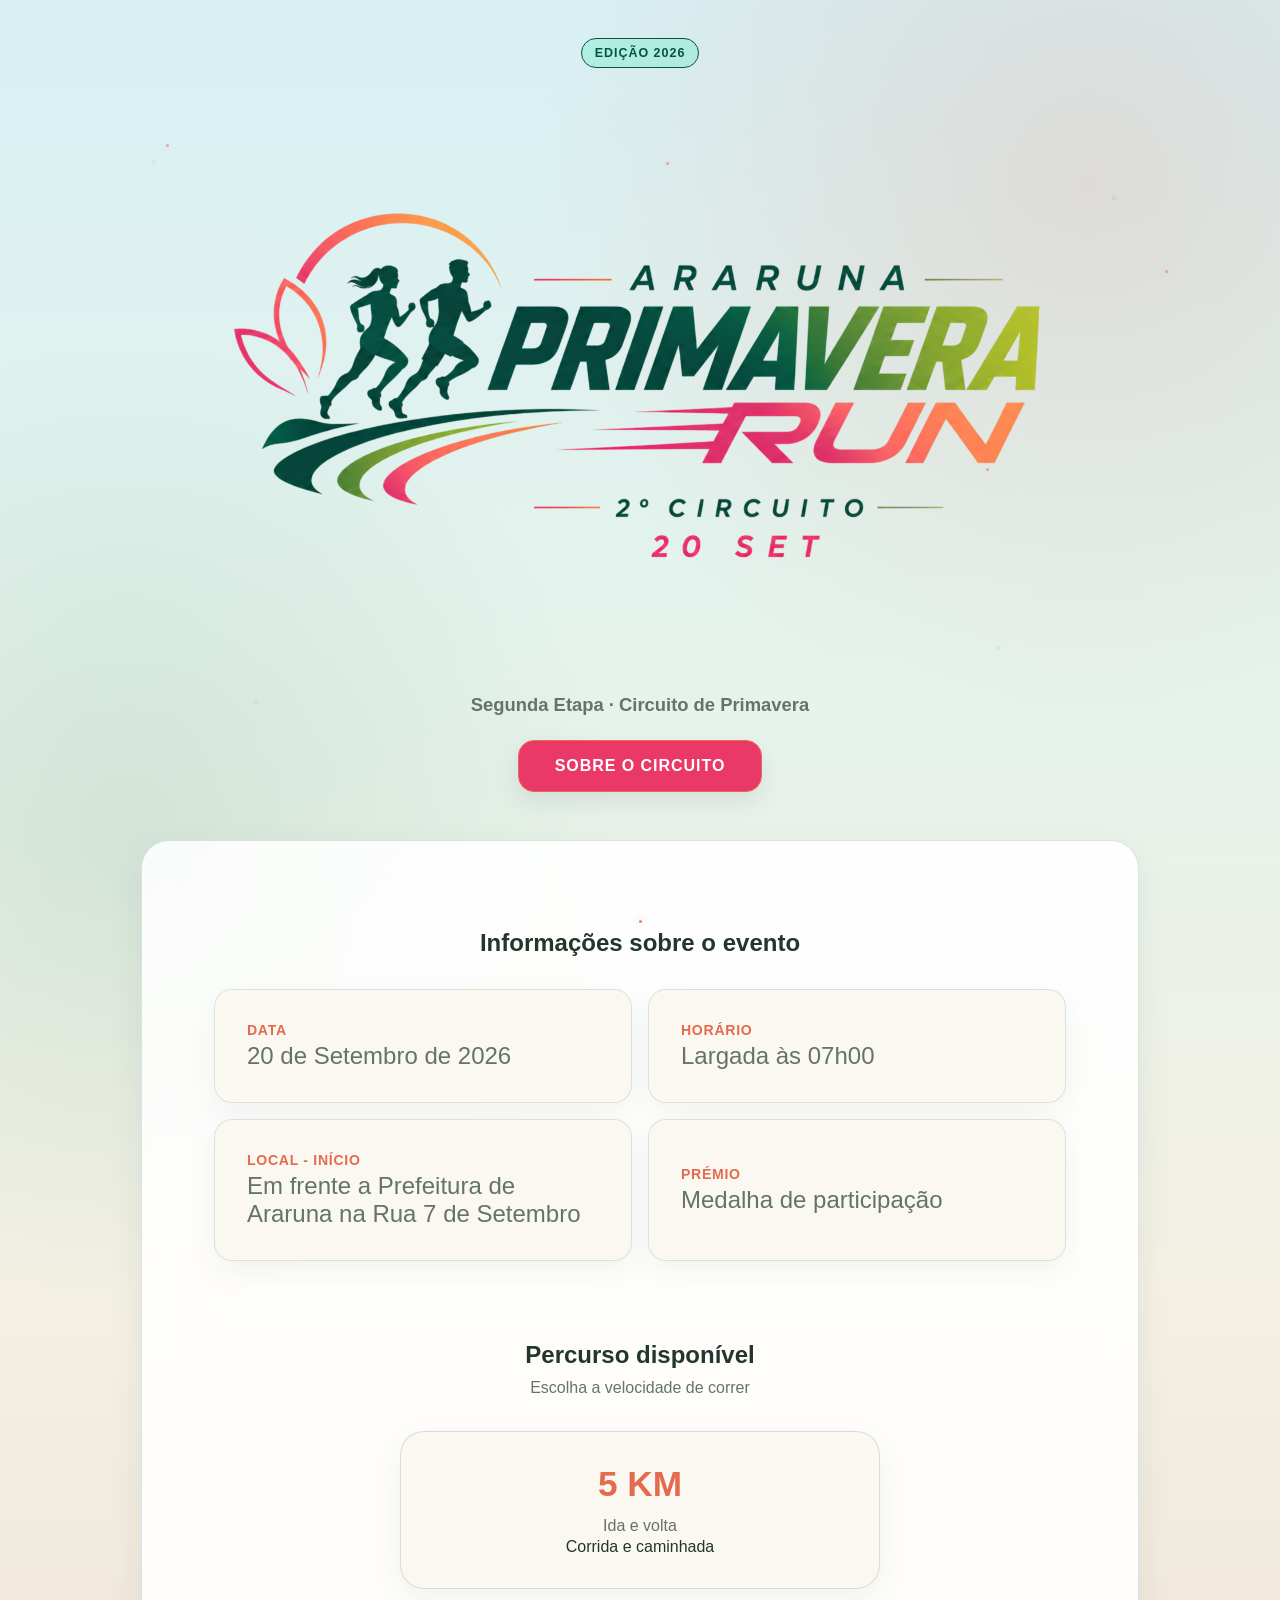
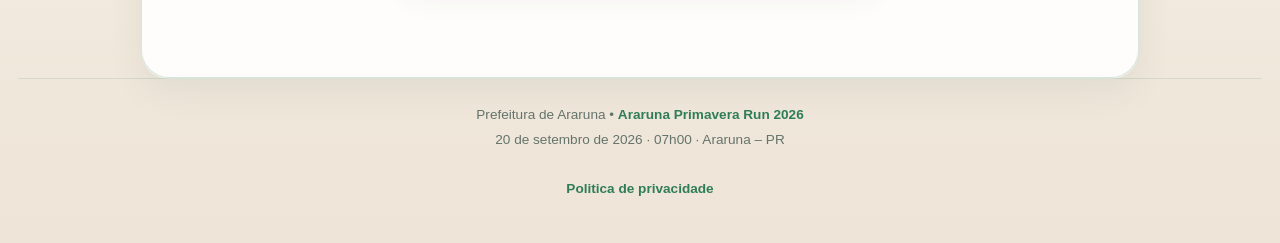
<file: index.html>
<!doctype html>
<html lang="pt-BR">
    <head>
        <meta charset="UTF-8" />
        <meta name="viewport" content="width=device-width, initial-scale=1.0" />
        <title>Araruna Primavera Run 2026</title>
        <link rel="icon" href="./img/Pessoas_correndo.png"/>
        <link
            rel="stylesheet"
            href="./css/style.css"
        />
    </head>
    <body>
        <div class="shooting-star"></div>
        <span class="twinkle-star s1"></span>
        <span class="twinkle-star s2"></span>
        <span class="twinkle-star s3"></span>
        <span class="twinkle-star s4"></span>
        <span class="twinkle-star s5"></span>
        <span class="twinkle-star s6"></span>

        <!-- HERO -->
        <section class="hero-section">
            <div class="hero-content">
                <span class="badge">Edição 2026</span>
                <img
                src="img/Logo_Colorida.png"
                class="logo"
                alt="logo araruna primavera run"
                />
                <p class="hero-sub" style="margin-bottom: 20px">
                    <strong>
                        Segunda Etapa · Circuito de Primavera
                    </strong>
                </p>

                <div class="home_buttons">
                <!-- <a href="form.html" class="btn btn-orange">Fazer Inscrição</a> -->
                    <a href="about.html" class="btn btn-outline">Sobre o Circuito</a>
                </div>
                <div class="count-box" id="count-box">
                        <span id="cd-days">00</span>
                        <span class="label"> DIAS</span>
                </div>
                <div id="time-details">
                    <div class="countdown" id="countdown">
                          <div class="unit"><span id="cd-hours">00</span><span class="label"> HORAS</span></div>
                          <span class="sep">:</span>
                          <div class="unit"><span id="cd-mins">00</span><span class="label"> MINUTOS</span></div>
                          <span class="sep">:</span>
                          <div class="unit"><span id="cd-secs">00</span><span class="label"> SEGUNDOS</span></div>
                    </div>
                </div>
        </section>

        <!-- INFORMAÇÕES -->
        <div class="event-info" style="margin-top: 30px">
            <section class="info-section">
                <div style="text-align: center;">
                    <h1 style="margin-bottom: 2.0rem;">Informações sobre o evento</h1>

                </div>
                <div class="info-grid">
                    <div class="info-card">

                        <div>
                            <strong>Data</strong>
                            <p>20 de Setembro de 2026</p>
                        </div>
                    </div>
                    <div class="info-card">
                        <div>
                            <strong>Horário</strong>
                            <p>Largada às 07h00</p>
                        </div>
                    </div>
                    <a
                        href="https://www.google.com/maps/d/embed?mid=1VnQ6UnjbndxFxpXGa0FFEH3MA3MR22E&ehbc=2E312F%22&ll=-23.930112970374026%2C-52.48124462718943&z=17"
                        class="info-link"
                    >
                        <div class="info-card">
                            <div>
                                <strong>Local - Início</strong>
                                <p>Em frente a Prefeitura de Araruna na Rua 7 de Setembro</p>
                            </div>
                        </div>
                    </a>
                    <div class="info-card">
                        <div>
                            <strong>Prémio</strong>
                            <p>Medalha de participação</p>
                        </div>
                    </div>
                </div>
            </section>

            <!-- PERCURSOS -->
            <section class="percursos-section">
                <h2> Percurso disponível</h2>
                <p class="section-sub" style="margin-top: 10px;">
                    Escolha a velocidade de correr
                </p>

                <div class="categories-grid">
                    <div class="category-card">
                        <h3>5 KM</h3>
                        <p>Ida e volta</p>
                        <span>Corrida e caminhada</span>
                    </div>
                    </div>
                </div>
            </section>
        </div>

        <!-- CTA 
        <section class="cta-section">
            <h2>Garanta sua vaga agora</h2>
            <p>
                Junte-se a centenas de atletas em um dia inesquecível em Araruna.
            </p>
            <a href="form.html" class="btn btn-orange">Fazer Inscrição</a>
        </section> -->

        <!-- FOOTER -->
        <footer class="page-footer">
            <p>
                Prefeitura de Araruna &bull;
                <strong>Araruna Primavera Run 2026</strong>
            </p>
            <p>20 de setembro de 2026 · 07h00 · Araruna – PR</p>
            <br />
            <a href="policy.html">
                <strong>
                    Politica de privacidade
                </strong>
            </a>
        </footer>

        <script>
            const target = new Date("2026-09-20T08:00:00");

            function tick() {
                const diff = target - new Date();

                const pad = (n) => String(Math.max(0, n)).padStart(2, "0");

                const dias = Math.floor(diff / 86400000);
                const horas = Math.floor((diff % 86400000) / 3600000);
                const mins = Math.floor((diff % 3600000) / 60000);
                const secs = Math.floor((diff % 60000) / 1000);

                document.getElementById("cd-days").textContent = pad(dias);
                document.getElementById("cd-hours").textContent = pad(horas);
                document.getElementById("cd-mins").textContent = pad(mins);
                document.getElementById("cd-secs").textContent = pad(secs);

                const details = document.getElementById("time-details");
                const countdown = document.getElementById("count-box");

                // Se ainda faltam dias
                if (dias > 0) {
                    details.style.display = "none";
                    countdown.style.display = "flex";
                }

                // Último dia → mostra horas/min/seg
                else if (dias === 0) {
                    details.style.display = "flex";
                    countdown.style.display = "none";
                }

                // Evento já passou
                else {
                    details.style.display = "none";
                    countdown.style.display = "none";
                }
            }

            tick();
            setInterval(tick, 1000);
        </script>
    </body>
</html>
</file>
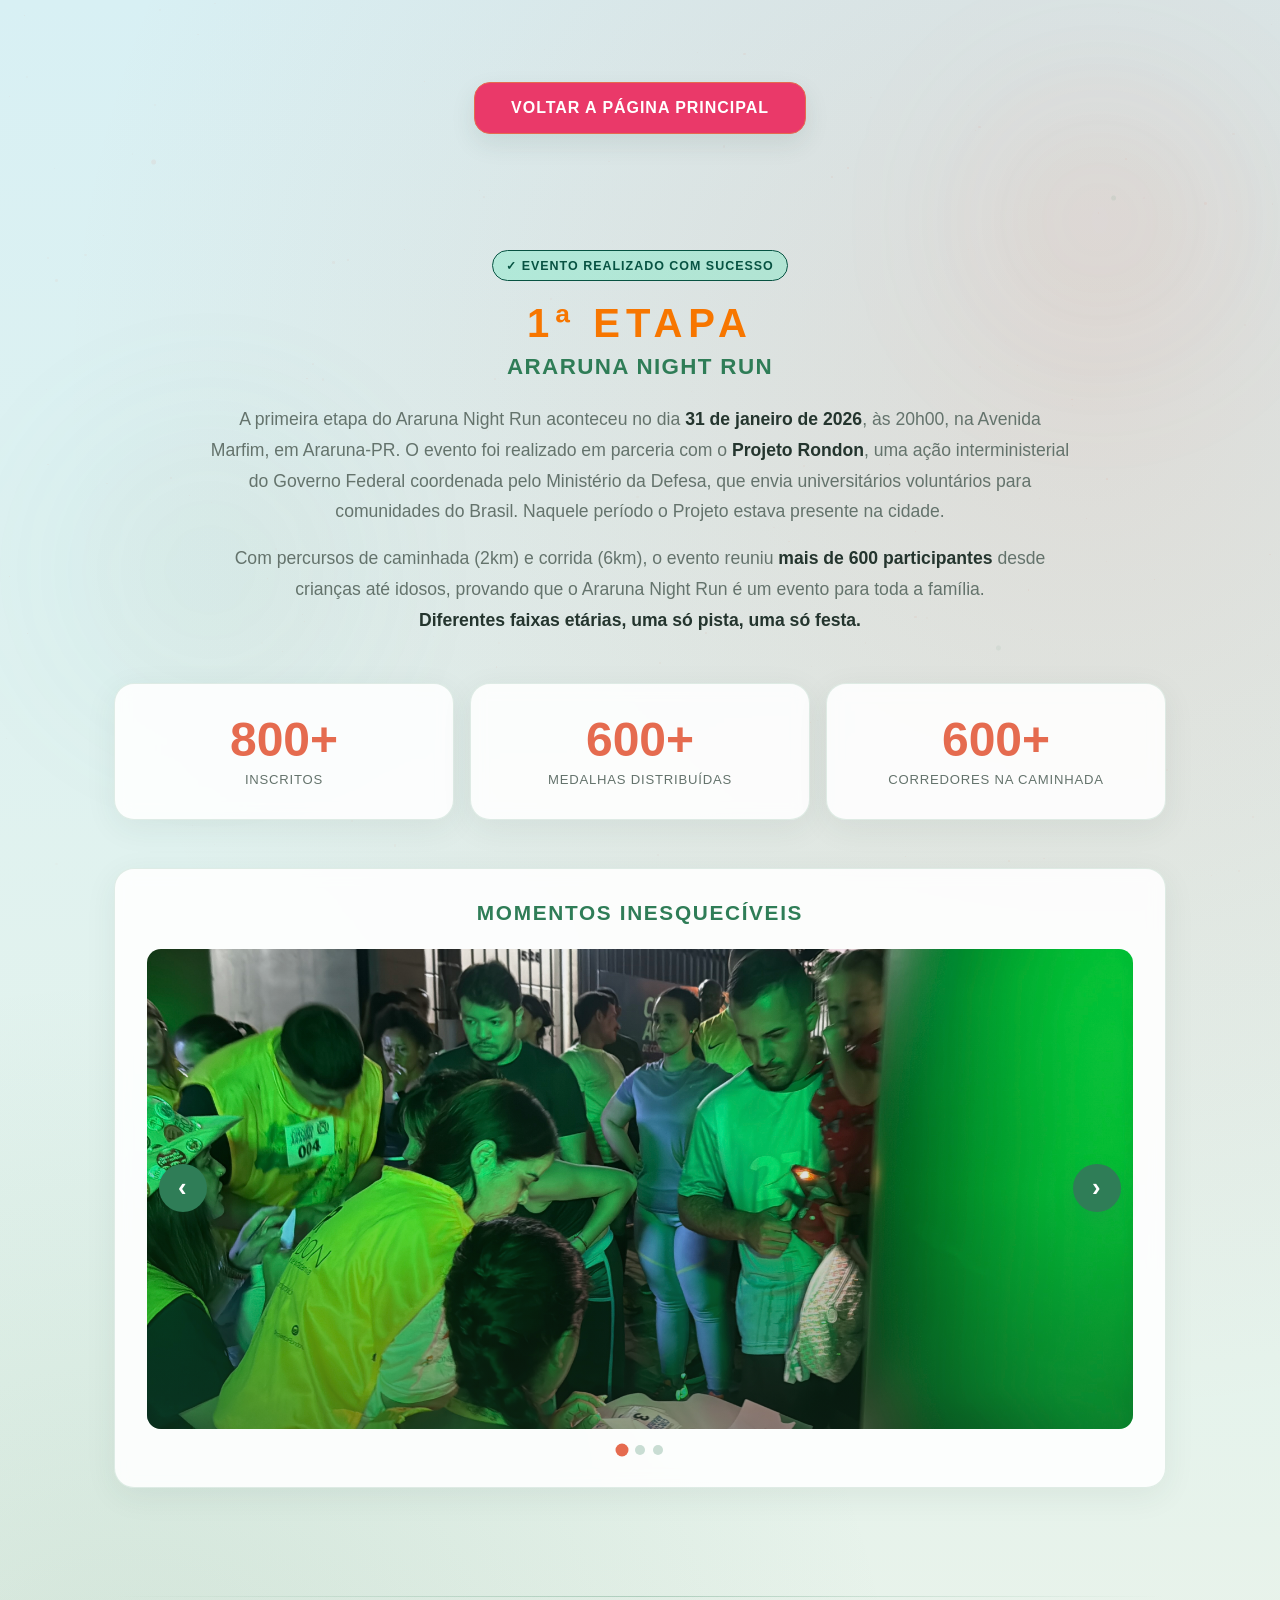
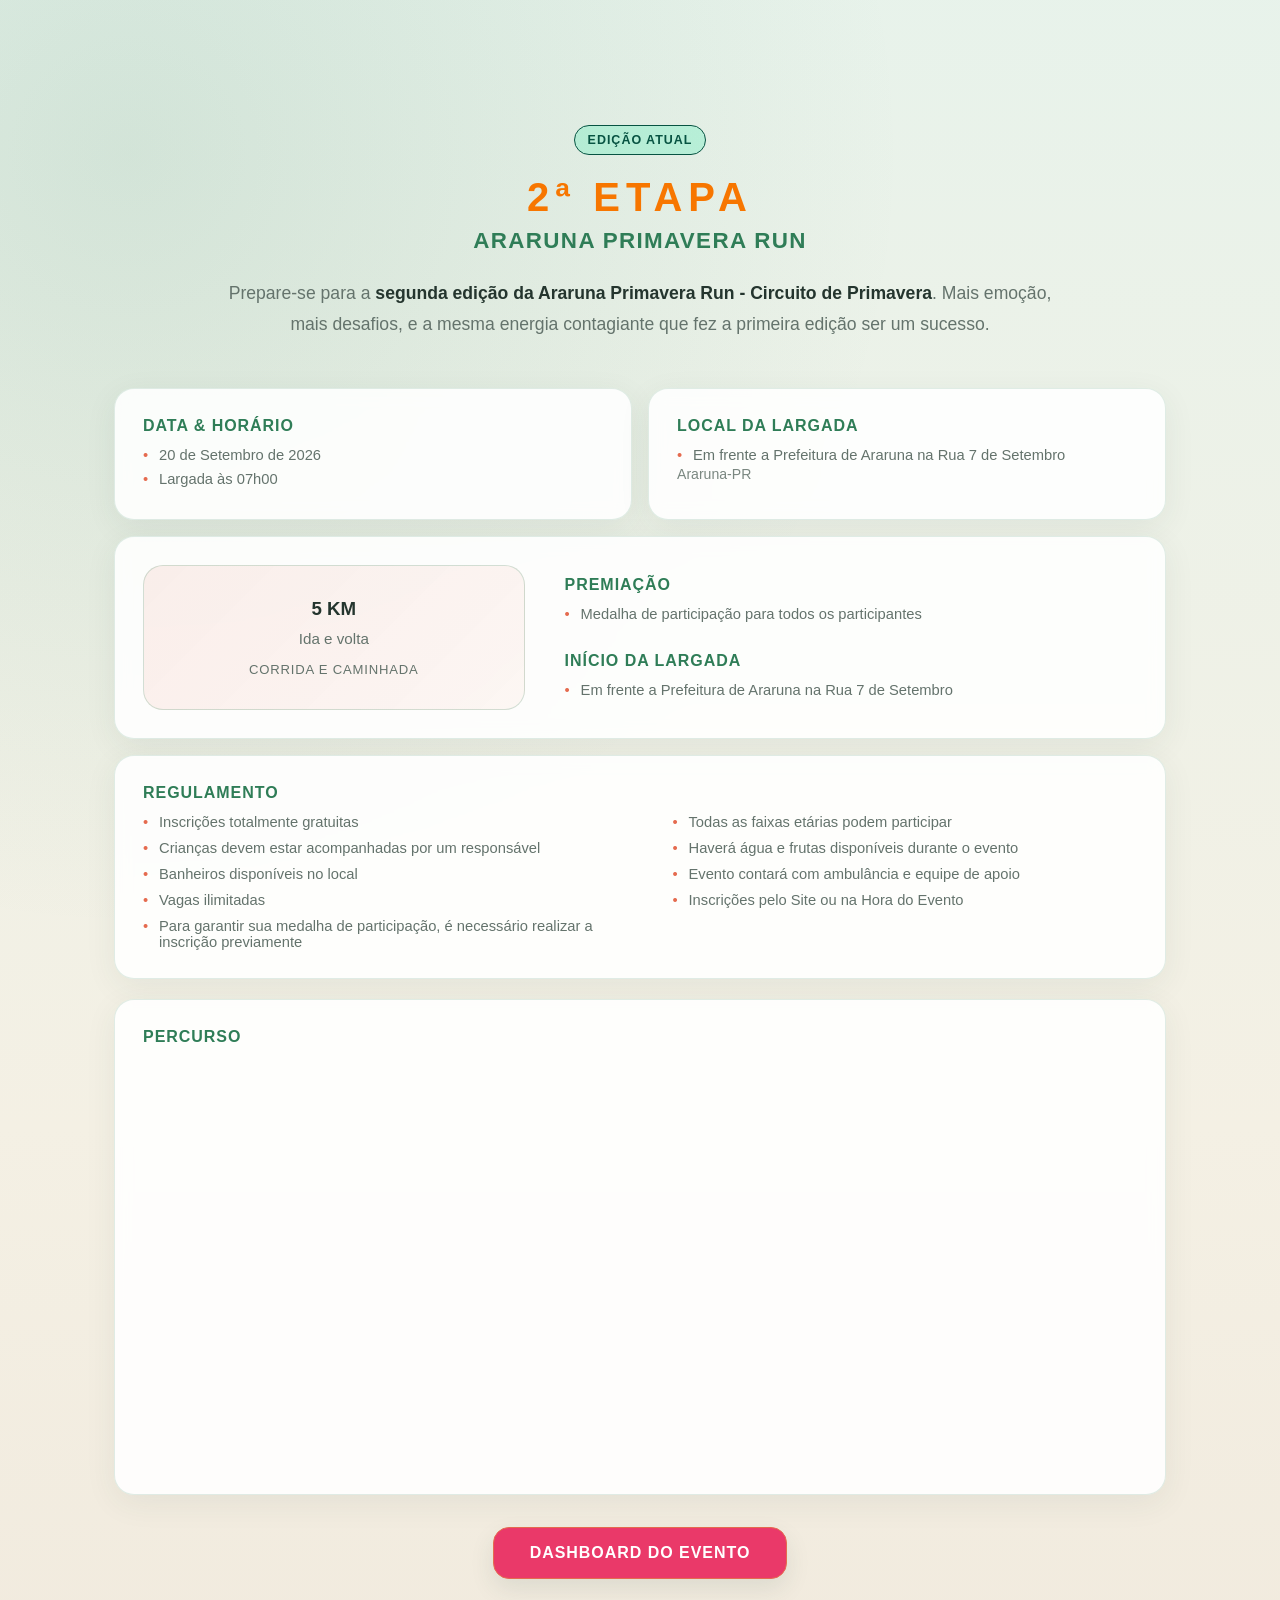
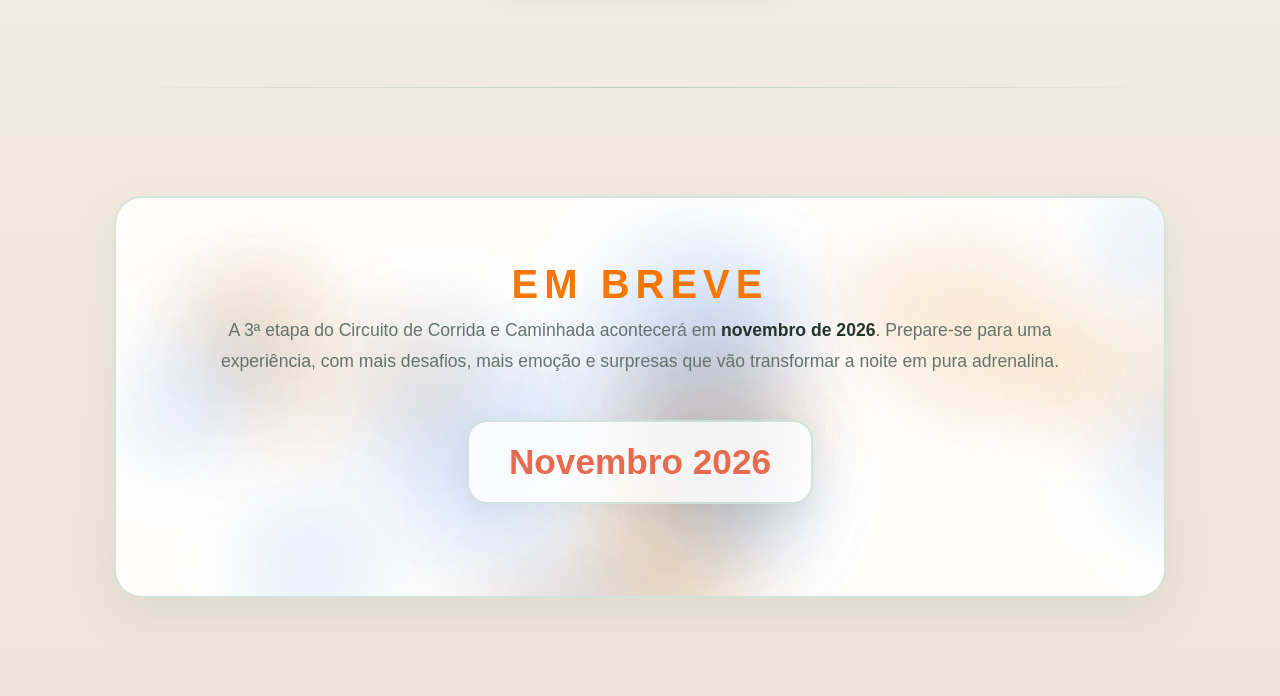
<file: about.html>
<!doctype html>
<html lang="pt-BR">
  <head>
    <meta charset="UTF-8" />
    <meta name="viewport" content="width=device-width, initial-scale=1.0" />
    <title>Sobre o Evento - Araruna Night Run 2026</title>
    <link rel="icon" href="./img/Pessoas_correndo.png"/>
    <link rel="stylesheet" href="css/style.css" />
  </head>

  <body>
    <!-- Estrelas animadas -->
    <div class="ab-stars" id="abStars"></div>

    <!-- Orbs de fundo -->
    <div class="ab-orb ab-orb-orange"></div>
    <div class="ab-orb ab-orb-blue"></div>

    <div class="ab-wrapper">
      <!-- ── HERO ── -->
      <section class="ab-hero">
        <a href="index.html" class="btn btn-outline">
          Voltar a página principal
        </a>
      </section>

      <!-- ── 1ª ETAPA ── -->
      <section class="ab-section">
        <div class="ab-section-header">
          <div class="badge">✓ Evento Realizado com Sucesso</div>
          <h2 class="ab-section-title">1ª ETAPA</h2>
          <h3 class="ab-section-sub">Araruna Night Run</h3>
          <p class="ab-text">
            A primeira etapa do Araruna Night Run aconteceu no dia
            <strong>31 de janeiro de 2026</strong>, às 20h00, na Avenida Marfim,
            em Araruna-PR. O evento foi realizado em parceria com o
            <strong>Projeto Rondon</strong>, uma ação interministerial do
            Governo Federal coordenada pelo Ministério da Defesa, que envia
            universitários voluntários para comunidades do Brasil. Naquele
            período o Projeto estava presente na cidade.
          </p>
          <p class="ab-text">
            Com percursos de caminhada (2km) e corrida (6km), o evento reuniu
            <strong>mais de 600 participantes</strong> desde crianças até idosos,
            provando que o Araruna Night Run é um evento para toda a família.<br />
            <strong
              >Diferentes faixas etárias, uma só pista, uma só festa.</strong
            >
          </p>
        </div>

        <!-- Stats -->
        <div class="ab-stats-grid">
          <div class="ab-stat-card">
            <!--<span class="ab-stat-icon">👥</span> -->
            <span class="ab-stat-num">800+</span>
            <span class="ab-stat-label">Inscritos</span>
          </div>
          <div class="ab-stat-card">
            <!-- <span class="ab-stat-icon">📍</span>-->
            <span class="ab-stat-num">600+</span>
            <span class="ab-stat-label">Medalhas distribuídas</span>
          </div>
          <div class="ab-stat-card">
            <!--<span class="ab-stat-icon">🚩</span>-->
            <span class="ab-stat-num">600+</span>
            <span class="ab-stat-label">Corredores na Caminhada</span>
          </div>
        </div>

        <!-- Carrossel -->
        <div class="ab-carousel-box">
          <h3 class="ab-carousel-title">Momentos Inesquecíveis</h3>
          <div class="ab-carousel">
            <button class="ab-carr-btn ab-carr-prev" onclick="moverSlide(-1)">
              &#8249;
            </button>
            <div class="ab-carr-viewport">
              <div class="ab-carr-track" id="abCarrTrack">
                <div class="ab-carr-slide">
                  <img src="img/FotoCorrida3.jpeg" alt="1ª Etapa" />
                  <div class="ab-carr-overlay"></div>
                </div>
                <div class="ab-carr-slide">
                  <img src="img/FotoCorrida2.jpg" alt="1ª Etapa" />
                  <div class="ab-carr-overlay"></div>
                </div>
                <div class="ab-carr-slide">
                  <img src="img/FotoCorrida1.jpg" alt="1ª Etapa" />
                  <div class="ab-carr-overlay"></div>
                </div>
                <!--<div class="ab-carr-slide">
                                        <img src="css/img/VideoCorrida1.jpeg" alt="1ª Etapa">
                                        <div class="ab-carr-overlay"></div>
                                    </div>-->
              </div>
            </div>
            <button class="ab-carr-btn ab-carr-next" onclick="moverSlide(1)">
              &#8250;
            </button>
            <div class="ab-carr-dots" id="abCarrDots"></div>
          </div>
        </div>
      </section>

      <!-- Separador -->
      <div class="ab-separator"></div>

      <!-- ── 2ª ETAPA ── -->
      <section class="ab-section">
        <div class="ab-section-header">
          <div class="badge">Edição Atual</div>
          <h2 class="ab-section-title">2ª ETAPA</h2>
          <h3 class="ab-section-sub">Araruna Primavera Run</h3>
          <p class="ab-text">
            Prepare-se para a <strong>segunda edição da Araruna Primavera Run - Circuito de
            Primavera</strong>. Mais emoção, mais desafios, e a mesma energia contagiante
            que fez a primeira edição ser um sucesso.
          </p>
        </div>

        <!-- Data e Local -->
        <div class="ab-grid-2 ab-mb">
          <div class="ab-card">
            <div class="ab-card-row">
              <div>
                <strong class="ab-card-title">Data & Horário</strong>
                <ul class="ab-list">
                  <li>20 de Setembro de 2026</li>
                  <li>Largada às 07h00</li>
                </ul>
              </div>
            </div>
          </div>
          <div class="ab-card">
            <div class="ab-card-row">
              <div>
                <strong class="ab-card-title">Local da Largada</strong>
                <ul class="ab-list">
                  <li>
                    Em frente a Prefeitura de Araruna na Rua 7 de Setembro
                  </li>
                </ul>
                <p class="ab-muted">Araruna-PR</p>
              </div>
            </div>
          </div>
        </div>

        <!-- Percursos -->
        <!-- Percursos -->
<div class="ab-card ab-mb">

  <div class="percurso-layout">

    <!-- Card do percurso -->
    <div class="ab-percurso-card ab-percurso-orange">
      <h3>5 KM</h3>
      <p>Ida e volta</p>
      <span>Corrida e caminhada</span>
    </div>

    <!-- Informações -->
    <div class="info-coluna">

      <div>
        <strong class="ab-card-title">Premiação</strong>
        <ul class="ab-list">
          <li>Medalha de participação para todos os participantes</li>
        </ul>
      </div>

      <div>
        <strong class="ab-card-title">Início da largada</strong>
        <ul class="ab-list">
          <li>
            Em frente a Prefeitura de Araruna na Rua 7 de Setembro
          </li>
        </ul>
      </div>

    </div>

  </div>
</div>
        
        <div style="display: flex; flex-direction: column; gap: 20px">
          <div class="ab-card">
            <div class="ab-card-row">
              <div>
                <strong class="ab-card-title">Regulamento</strong>
                <ul
                  class="ab-list"
                  style="
                    display: grid;
                    grid-template-columns: 1fr 1fr;
                    gap: 10px;
                    column-gap: 65px;
                  ">
                  <li>Inscrições totalmente gratuitas</li>
                  <li>Todas as faixas etárias podem participar</li>
                  <li>Crianças devem estar acompanhadas por um responsável</li>
                  <li>Haverá água e frutas disponíveis durante o evento</li>
                  <li>Banheiros disponíveis no local</li>
                  <li>Evento contará com ambulância e equipe de apoio</li>
                  <li>Vagas ilimitadas</li>
                  <li>Inscrições pelo Site ou na Hora do Evento</li>
                  <li>
                    Para garantir sua medalha de participação, é necessário
                    realizar a inscrição previamente
                  </li>
                </ul>
              </div>
            </div>
          </div>

          <div class="ab-card">
            <div style="width: 100%">
              <strong class="ab-card-title">Percurso</strong>
              <ul class="ab-list">
                <a
                  href="..."
                  target="_blank"
                  rel="noopener noreferrer"
                  class="info-link"
                >
                </a>
                <div class="ab-map-box" style="width: 100%; height: 400px">
                  <iframe
                    src="https://www.google.com/maps/d/embed?mid=1VnQ6UnjbndxFxpXGa0FFEH3MA3MR22E&ehbc=2E312F"
                    width="100%"
                    height="100%"
                    style="border: 0; display: block"
                    allowfullscreen=""
                    loading="lazy"
                    referrerpolicy="no-referrer-when-downgrade"
                  >
                  </iframe>
                </div>
              </ul>
            </div>
          </div>
        </div>

        <!-- CTA -->
        <div class="ab-cta home_buttons">
        <!--  <a href="form.html" class="btn btn-orange">Realize sua Inscrição</a> -->
          <a href="https://script.google.com/macros/s/AKfycbwzPQ4tIrtuYEetKdQXk9EI7ndL1-cx3DGs9SE7loVElHapd9FBIlMkSVSVtXSVaZ_bwA/exec" class="btn btn-outline">Dashboard do Evento</a>
        </div>
      </section>

      <!-- Separador -->
      <div class="ab-separator"></div>

      <!-- ── PRÓXIMAS ETAPAS ── -->
      <section class="ab-section ab-section-last">
        <div class="ab-proximas-box">
          <div class="ab-particles" id="abParticles"></div>
          <div class="ab-proximas-content">
            <h2 class="ab-section-title">Em breve</h2>
            <p class="ab-text ab-text-center">
              A 3ª etapa do Circuito de Corrida e Caminhada acontecerá em
              <strong class="ab-highlight">novembro de 2026</strong>. Prepare-se
              para uma experiência, com mais desafios, mais emoção e surpresas
              que vão transformar a noite em pura adrenalina.
            </p>
            <div class="ab-proximas-badge">
              <strong class="ab-proximas-badge-date">Novembro 2026</strong>
            </div>
          </div>
        </div>
      </section>
    </div>

    <script>
      const starsContainer = document.getElementById("abStars");
      for (let i = 0; i < 150; i++) {
        const star = document.createElement("div");
        star.className = "ab-star";
        const size = Math.random() * 2 + 0.5;
        star.style.cssText = `
                        width: ${size}px;
                        height: ${size}px;
                        top: ${Math.random() * 100}%;
                        left: ${Math.random() * 100}%;
                        opacity: ${Math.random() * 0.7 + 0.3};
                        animation-duration: ${Math.random() * 4 + 2}s;
                        animation-delay: ${Math.random() * 2}s;
                    `;
        starsContainer.appendChild(star);
      }

      const particlesContainer = document.getElementById("abParticles");
      for (let i = 0; i < 30; i++) {
        const p = document.createElement("div");
        p.className = "ab-particle";
        const size = Math.random() * 120 + 60;
        p.style.cssText = `
                        background: ${i % 2 === 0 ? "rgba(232,160,69,0.2)" : "rgba(59,130,246,0.15)"};
                        width: ${size}px;
                        height: ${size}px;
                        top: ${Math.random() * 100}%;
                        left: ${Math.random() * 100}%;
                        animation-duration: ${Math.random() * 6 + 4}s;
                        animation-delay: ${Math.random() * 3}s;
                    `;
        particlesContainer.appendChild(p);
      }

      const totalSlides = document.querySelectorAll(".ab-carr-slide").length;
      let slideAtual = 0;
      const track = document.getElementById("abCarrTrack");
      const dotsContainer = document.getElementById("abCarrDots");

      for (let i = 0; i < totalSlides; i++) {
        const dot = document.createElement("span");
        dot.className = "ab-dot" + (i === 0 ? " active" : "");
        dot.addEventListener("click", () => irParaSlide(i));
        dotsContainer.appendChild(dot);
      }

      function irParaSlide(index) {
        slideAtual = index;
        track.style.transform = `translateX(-${slideAtual * 100}%)`;
        document.querySelectorAll(".ab-dot").forEach((d, i) => {
          d.classList.toggle("active", i === slideAtual);
        });
      }

      function moverSlide(dir) {
        let novo = slideAtual + dir;
        if (novo < 0) novo = totalSlides - 1;
        if (novo >= totalSlides) novo = 0;
        irParaSlide(novo);
      }

      setInterval(() => moverSlide(1), 3000);
    </script>
  </body>
</html>
</file>
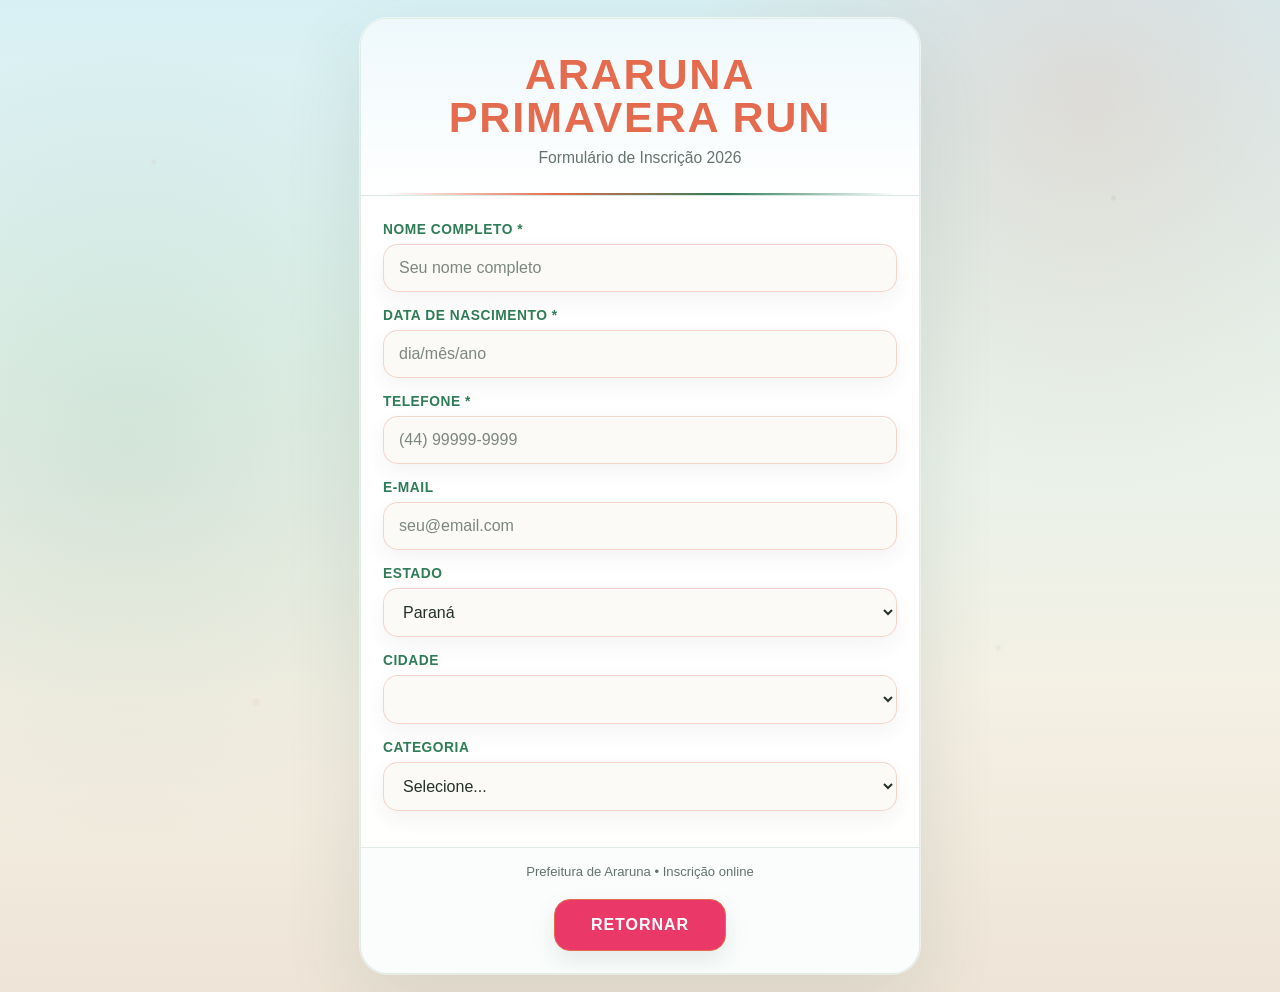
<file: form.html>
<!doctype html>
<html lang="pt-BR">
    <head>
        <meta charset="UTF-8" />
        <meta name="viewport" content="width=device-width, initial-scale=1.0" />
        <link rel="icon" href="./img/Pessoas_correndo.png"/>
        <link rel="stylesheet" href="./css/style.css" />
        <script src="js/app.js" defer></script>
        <title>Inscrição - Araruna Primavera Run 2026</title>
    </head>
    <body>
        <div class="container">
            <div class="header">
                <h1>Araruna Primavera Run</h1>
                <p>Formulário de Inscrição 2026</p>
            </div>

            <div class="form-body">
                <div id="msg" class="msg"></div>

                <form id="inscricaoForm">
                    <div class="form-group">
                        <label for="nome">Nome completo *</label>
                        <input
                            type="text"
                            id="nome"
                            name="nome"
                            required
                            maxlength="120"
                            placeholder="Seu nome completo"
                        />
                    </div>

                    <div class="form-group">
                        <label for="dateInput">Data de nascimento *</label>
                        <input
                            pattern="\d{2}/\d{2}/\d{4}"
                            type="text"
                            id="dateInput"
                            name="dateInput"
                            required
                            placeholder="dia/mês/ano"
                        />
                    </div>

                    <div class="form-group">
                        <label for="telefone">Telefone *</label>
                        <input
                            type="tel"
                            id="telefone"
                            name="telefone"
                            required
                            maxlength="16"
                            placeholder="(44) 99999-9999"
                        />
                    </div>

                    <div class="form-group">
                        <label for="email">E-mail</label>
                        <input
                            type="email"
                            id="email"
                            name="email"
                            required
                            maxlength="120"
                            placeholder="seu@email.com"
                        />
                    </div>

                    <div class="form-group">
                        <label for="estado">Estado</label>
                        <select id="estado" name="estado" required>
                            <option>Paraná</option>
                        </select>
                    </div>

                    <div class="form-group">
                        <label for="cidade">Cidade</label>
                        <select id="cidade" name="cidade" required></select>
                    </div>

                    <div class="form-group">
                        <label for="categoria">Categoria</label>
                        <select id="categoria" name="categoria" required>
                            <option value="">Selecione...</option>
                            <option value="Corrida - 5 KM (Ida e volta)">
                                Corrida - 5 KM (Ida e volta)
                            </option>
                            <option value="Caminhada - 5 KM (Ida e volta)">
                                Caminhada  - 5 KM (Ida e volta)
                            </option>
                        </select>
                      <!--  <button type="submit" id="btnEnviar" class="enviar">
                            Realizar inscrição
                        </button> -->
                    </div>
                </form>
            </div>

            <div class="footer">
                Prefeitura de Araruna • Inscrição online <br />
                <a
                    href="index.html"
                    class="btn btn-outline"
                    style="margin-top: 20px"
                >
                    Retornar
                </a>
            </div>
        </div>
    </body>
</html>
</file>
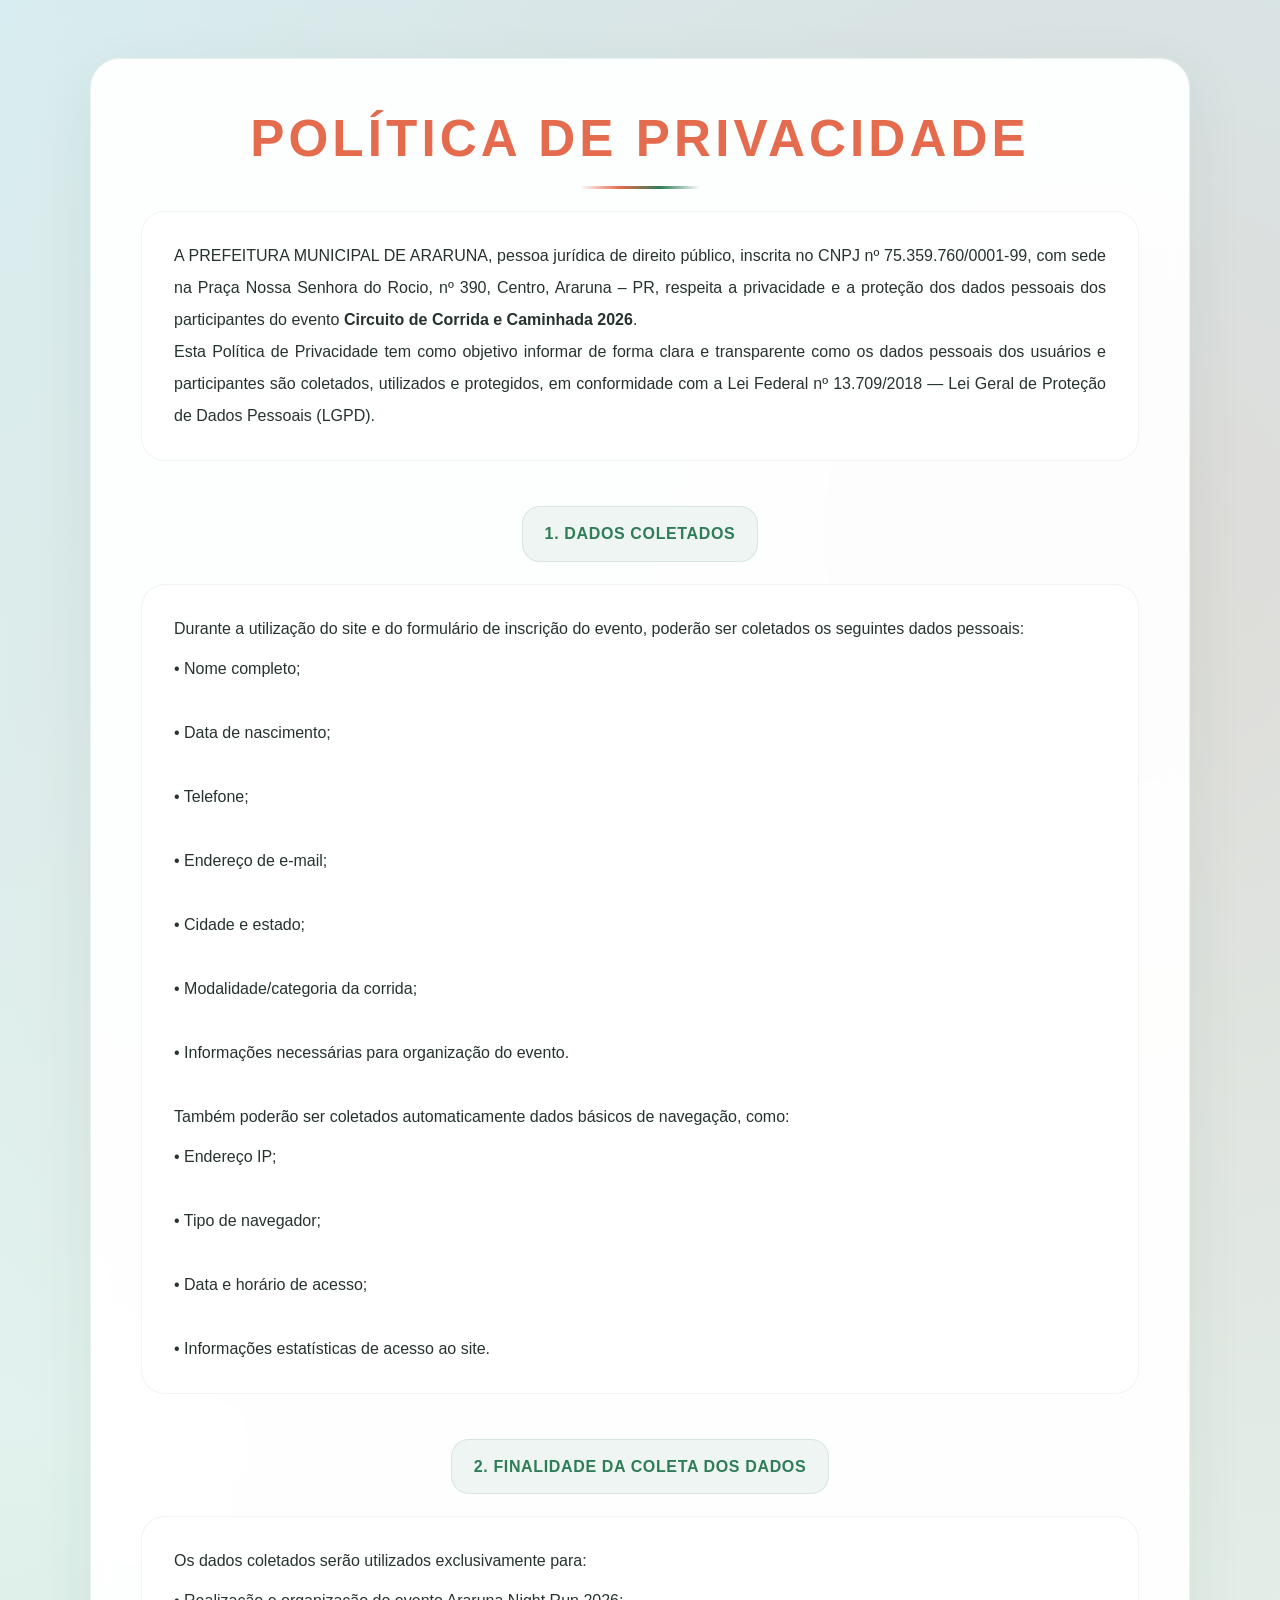
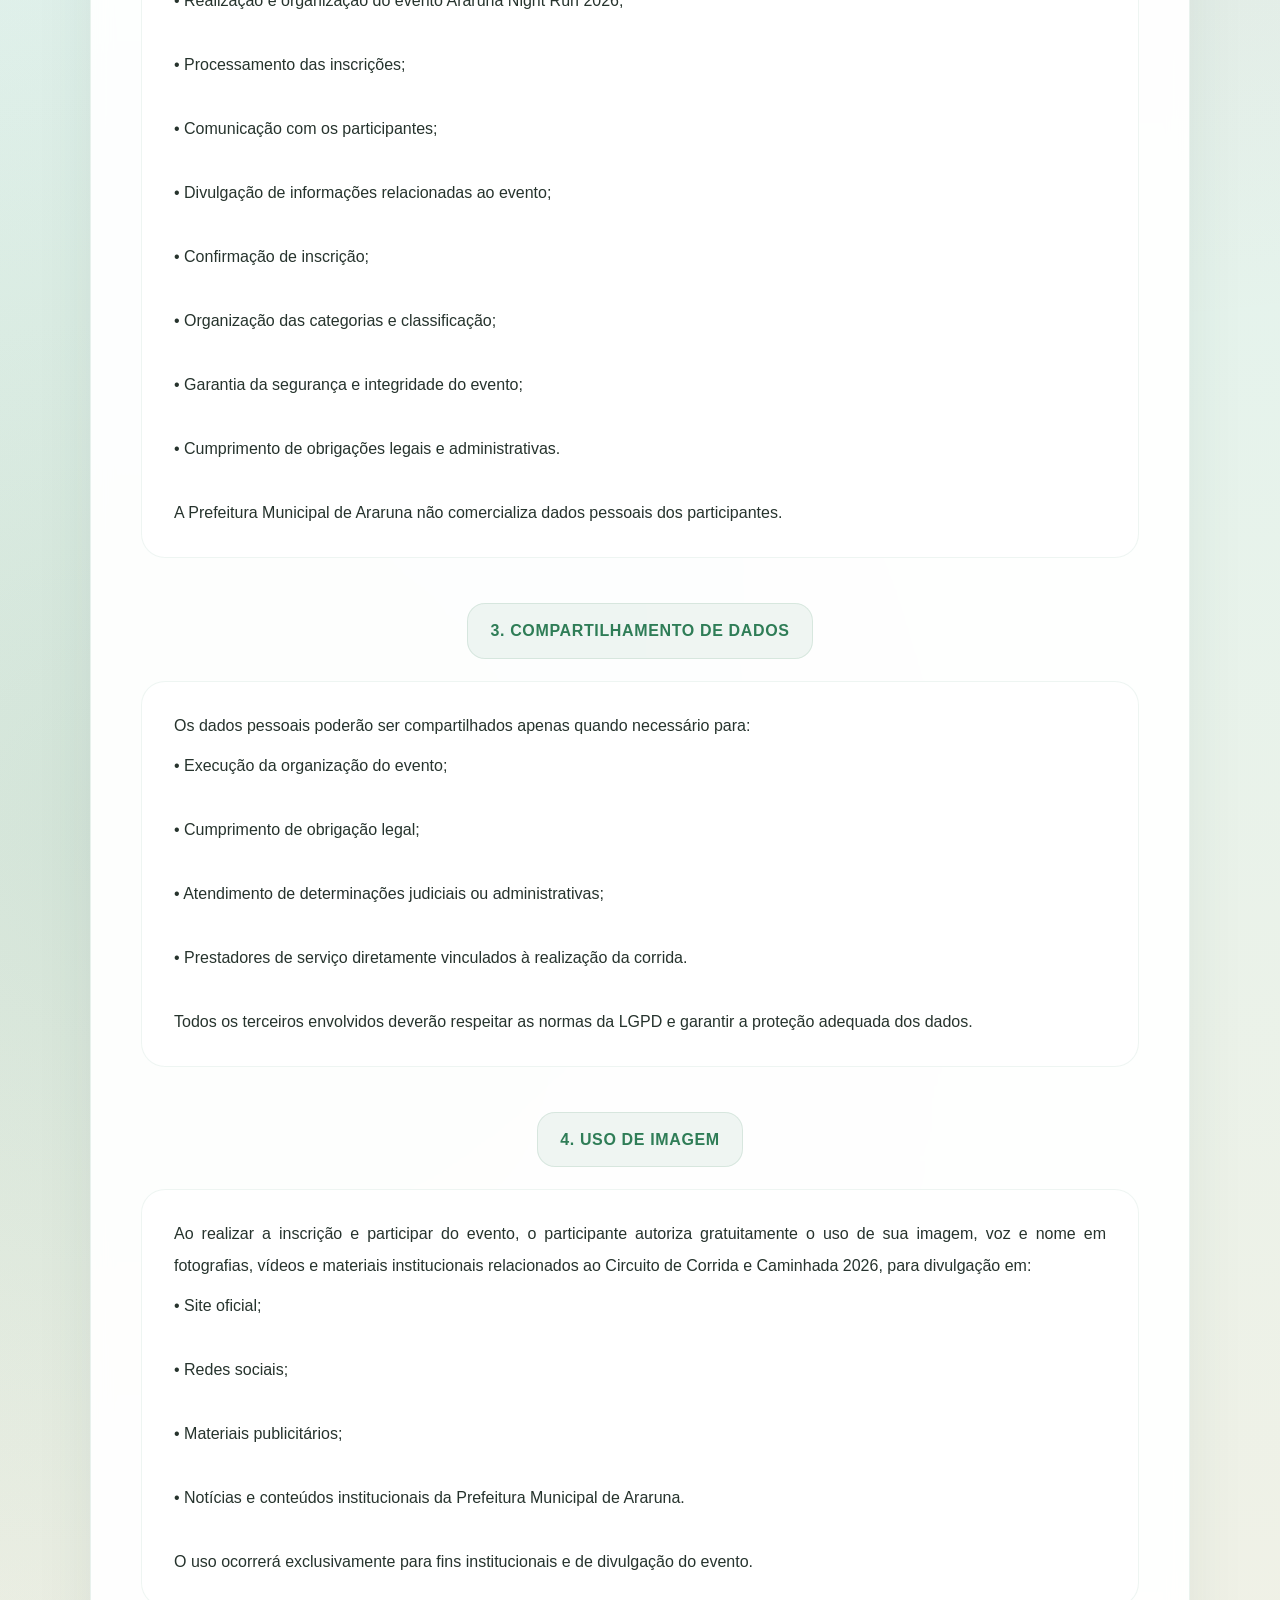
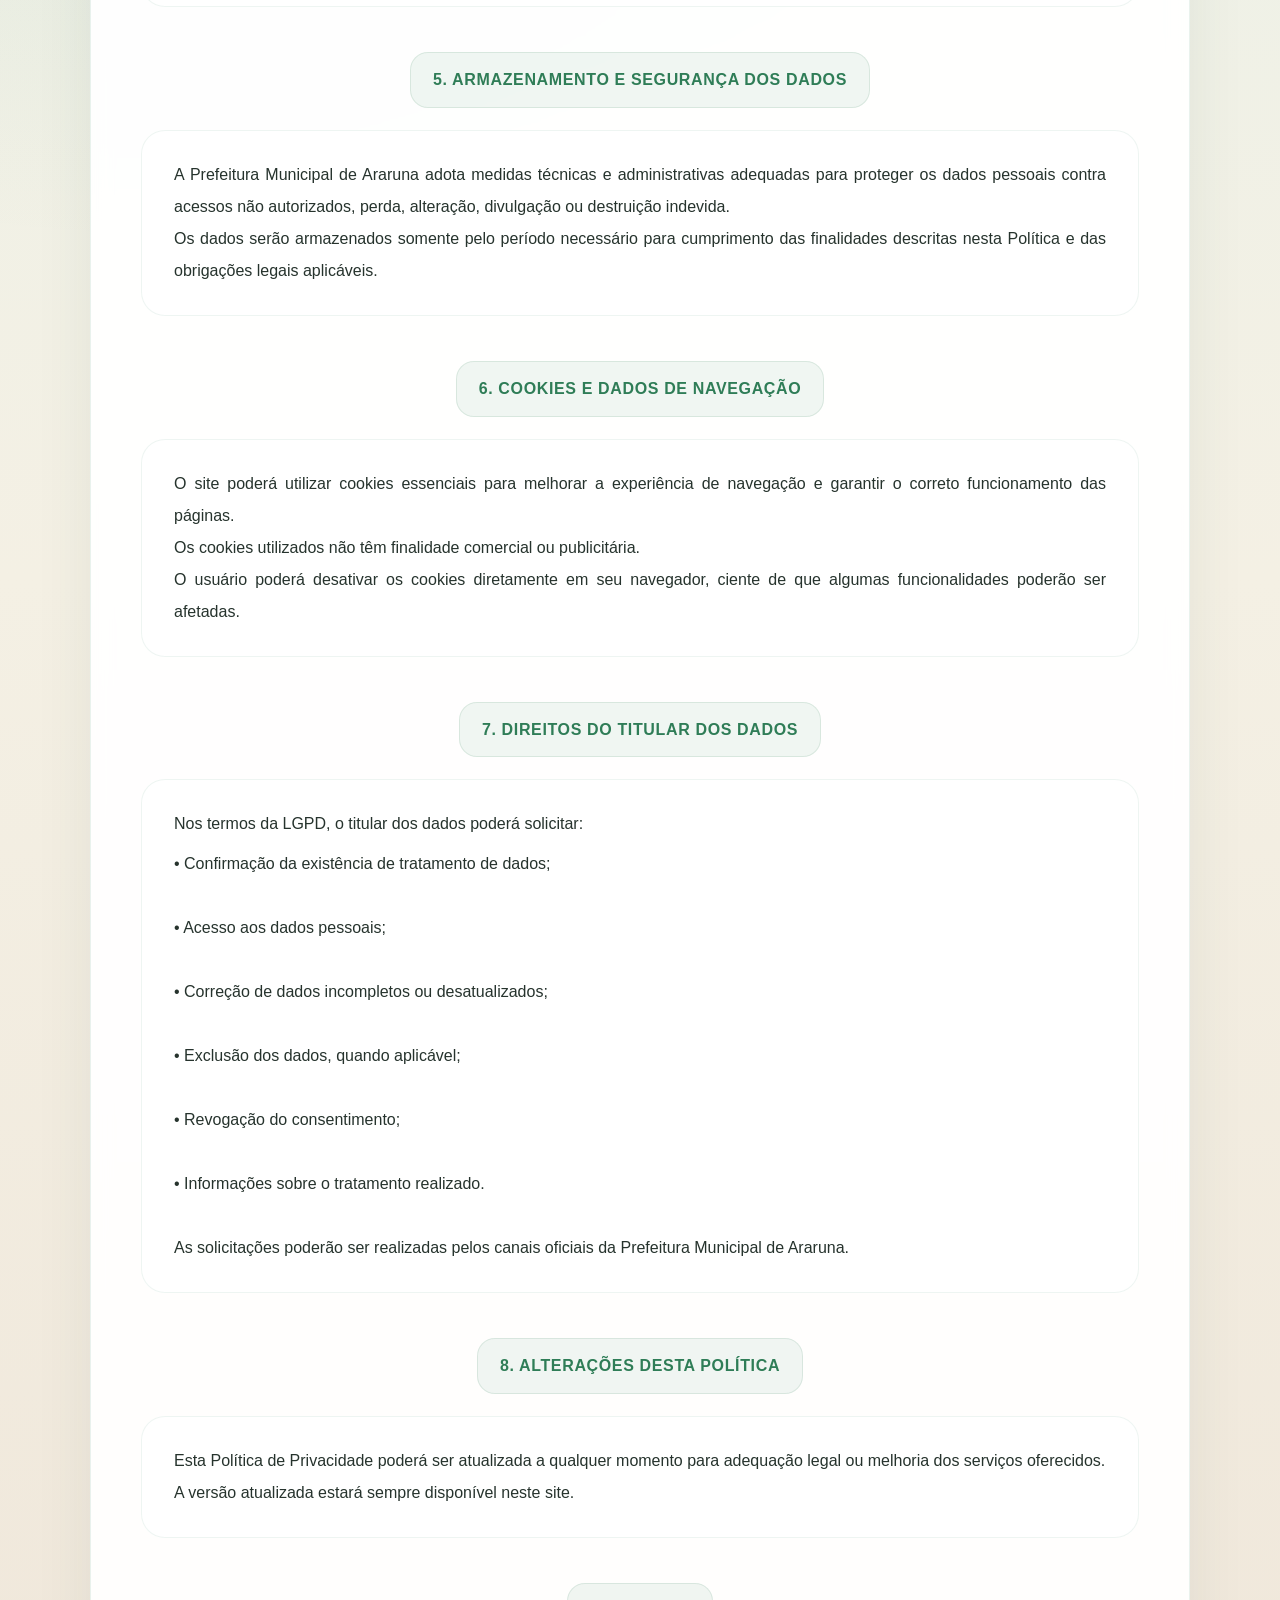
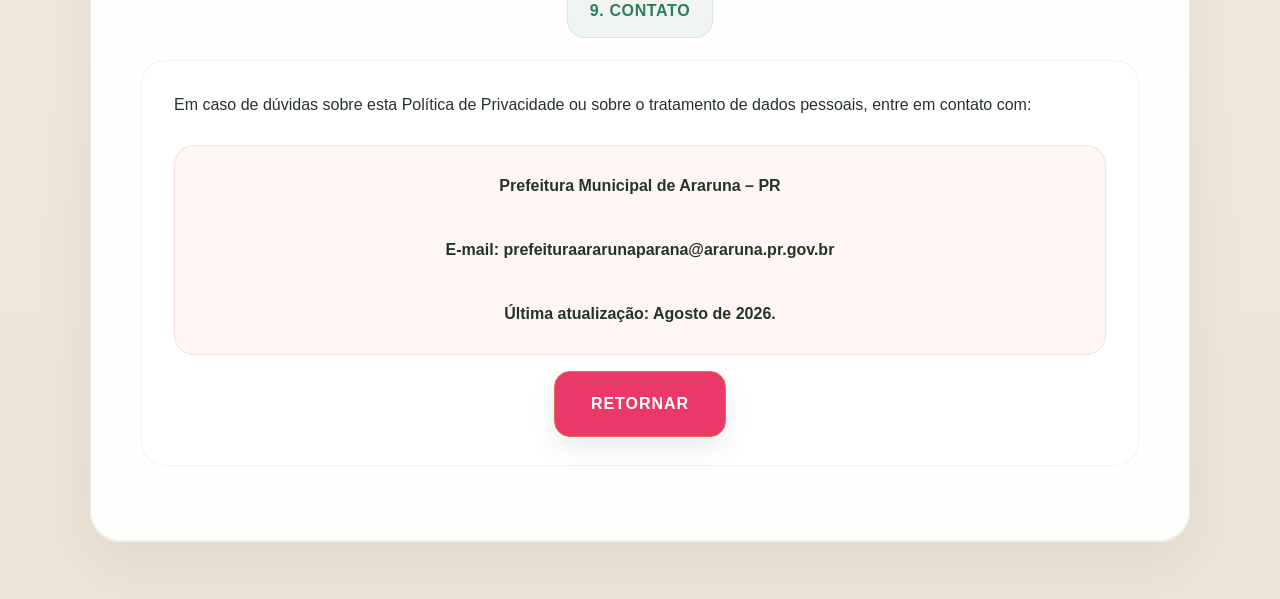
<file: policy.html>
<!doctype html>
<html lang="pt-BR">
    <head>
        <meta charset="UTF-8" />
        <meta name="viewport" content="width=device-width, initial-scale=1.0" />
        <link rel="stylesheet" href="./css/style.css" />
        <script src="./js/app.js" defer></script>
        <title>Politica de privacidade - Araruna Night Run 2026</title>
    </head>
    <body>
        <div class="corpo">
            <div class="titulo">
                <h1>POLÍTICA DE PRIVACIDADE</h1>
            </div>

            <div class="conteudo">
                <p>
                    A PREFEITURA MUNICIPAL DE ARARUNA, pessoa jurídica de
                    direito público, inscrita no CNPJ nº 75.359.760/0001-99, com
                    sede na Praça Nossa Senhora do Rocio, nº 390, Centro,
                    Araruna – PR, respeita a privacidade e a proteção dos dados
                    pessoais dos participantes do evento
                    <strong>Circuito de Corrida e Caminhada 2026</strong>.
                </p>

                <p>
                    Esta Política de Privacidade tem como objetivo informar de
                    forma clara e transparente como os dados pessoais dos
                    usuários e participantes são coletados, utilizados e
                    protegidos, em conformidade com a Lei Federal nº 13.709/2018
                    — Lei Geral de Proteção de Dados Pessoais (LGPD).
                </p>
            </div>

            <div class="titulo">
                <h3>1. DADOS COLETADOS</h3>
            </div>

            <div class="conteudo">
                <p>
                    Durante a utilização do site e do formulário de inscrição do
                    evento, poderão ser coletados os seguintes dados pessoais:
                </p>

                <div class="lista">
                    • Nome completo;<br /><br />
                    • Data de nascimento;<br /><br />
                    • Telefone;<br /><br />
                    • Endereço de e-mail;<br /><br />
                    • Cidade e estado;<br /><br />
                    • Modalidade/categoria da corrida;<br /><br />
                    • Informações necessárias para organização do evento.
                </div>

                <br />

                <p>
                    Também poderão ser coletados automaticamente dados básicos
                    de navegação, como:
                </p>

                <div class="lista">
                    • Endereço IP;<br /><br />
                    • Tipo de navegador;<br /><br />
                    • Data e horário de acesso;<br /><br />
                    • Informações estatísticas de acesso ao site.
                </div>
            </div>

            <div class="titulo">
                <h3>2. FINALIDADE DA COLETA DOS DADOS</h3>
            </div>

            <div class="conteudo">
                <p>Os dados coletados serão utilizados exclusivamente para:</p>

                <div class="lista">
                    • Realização e organização do evento Araruna Night Run 2026;
                    <br /><br />

                    • Processamento das inscrições;<br /><br />

                    • Comunicação com os participantes;<br /><br />

                    • Divulgação de informações relacionadas ao evento;
                    <br /><br />

                    • Confirmação de inscrição;<br /><br />

                    • Organização das categorias e classificação;
                    <br /><br />

                    • Garantia da segurança e integridade do evento;
                    <br /><br />

                    • Cumprimento de obrigações legais e administrativas.
                </div>

                <br />

                <p>
                    A Prefeitura Municipal de Araruna não comercializa dados
                    pessoais dos participantes.
                </p>
            </div>

            <div class="titulo">
                <h3>3. COMPARTILHAMENTO DE DADOS</h3>
            </div>

            <div class="conteudo">
                <p>
                    Os dados pessoais poderão ser compartilhados apenas quando
                    necessário para:
                </p>

                <div class="lista">
                    • Execução da organização do evento;<br /><br />

                    • Cumprimento de obrigação legal;<br /><br />

                    • Atendimento de determinações judiciais ou administrativas;
                    <br /><br />

                    • Prestadores de serviço diretamente vinculados à realização
                    da corrida.
                </div>

                <br />

                <p>
                    Todos os terceiros envolvidos deverão respeitar as normas da
                    LGPD e garantir a proteção adequada dos dados.
                </p>
            </div>

            <div class="titulo">
                <h3>4. USO DE IMAGEM</h3>
            </div>

            <div class="conteudo">
                <p>
                    Ao realizar a inscrição e participar do evento, o
                    participante autoriza gratuitamente o uso de sua imagem, voz
                    e nome em fotografias, vídeos e materiais institucionais
                    relacionados ao Circuito de Corrida e Caminhada 2026, para divulgação em:
                </p>

                <div class="lista">
                    • Site oficial;<br /><br />

                    • Redes sociais;<br /><br />

                    • Materiais publicitários;<br /><br />

                    • Notícias e conteúdos institucionais da Prefeitura
                    Municipal de Araruna.
                </div>

                <br />

                <p>
                    O uso ocorrerá exclusivamente para fins institucionais e de
                    divulgação do evento.
                </p>
            </div>

            <div class="titulo">
                <h3>5. ARMAZENAMENTO E SEGURANÇA DOS DADOS</h3>
            </div>

            <div class="conteudo">
                <p>
                    A Prefeitura Municipal de Araruna adota medidas técnicas e
                    administrativas adequadas para proteger os dados pessoais
                    contra acessos não autorizados, perda, alteração, divulgação
                    ou destruição indevida.
                </p>

                <p>
                    Os dados serão armazenados somente pelo período necessário
                    para cumprimento das finalidades descritas nesta Política e
                    das obrigações legais aplicáveis.
                </p>
            </div>

            <div class="titulo">
                <h3>6. COOKIES E DADOS DE NAVEGAÇÃO</h3>
            </div>

            <div class="conteudo">
                <p>
                    O site poderá utilizar cookies essenciais para melhorar a
                    experiência de navegação e garantir o correto funcionamento
                    das páginas.
                </p>

                <p>
                    Os cookies utilizados não têm finalidade comercial ou
                    publicitária.
                </p>

                <p>
                    O usuário poderá desativar os cookies diretamente em seu
                    navegador, ciente de que algumas funcionalidades poderão ser
                    afetadas.
                </p>
            </div>

            <div class="titulo">
                <h3>7. DIREITOS DO TITULAR DOS DADOS</h3>
            </div>

            <div class="conteudo">
                <p>Nos termos da LGPD, o titular dos dados poderá solicitar:</p>

                <div class="lista">
                    • Confirmação da existência de tratamento de dados;
                    <br /><br />

                    • Acesso aos dados pessoais;<br /><br />

                    • Correção de dados incompletos ou desatualizados;
                    <br /><br />

                    • Exclusão dos dados, quando aplicável;<br /><br />

                    • Revogação do consentimento;<br /><br />

                    • Informações sobre o tratamento realizado.
                </div>

                <br />

                <p>
                    As solicitações poderão ser realizadas pelos canais oficiais
                    da Prefeitura Municipal de Araruna.
                </p>
            </div>

            <div class="titulo">
                <h3>8. ALTERAÇÕES DESTA POLÍTICA</h3>
            </div>

            <div class="conteudo">
                <p>
                    Esta Política de Privacidade poderá ser atualizada a
                    qualquer momento para adequação legal ou melhoria dos
                    serviços oferecidos.
                </p>

                <p>A versão atualizada estará sempre disponível neste site.</p>
            </div>

            <div class="titulo">
                <h3>9. CONTATO</h3>
            </div>

            <div class="conteudo">
                <p>
                    Em caso de dúvidas sobre esta Política de Privacidade ou
                    sobre o tratamento de dados pessoais, entre em contato com:
                </p>

                <div class="rodape">
                    <strong>
                        Prefeitura Municipal de Araruna – PR<br /><br />

                        E-mail: prefeituraararunaparana@araruna.pr.gov.br<br /><br />

                        Última atualização: Agosto de 2026.
                    </strong>
                </div>

                <div
                    style="
                        display: flex;
                        justify-content: center;
                        align-content: center;
                        margin-top: 16px;
                    "
                >
                    <a href="index.html" class="btn btn-outline">Retornar</a>
                </div>
            </div>
        </div>
    </body>
</html>
</file>
<file: css/style.css>
* {
    margin: 0;
    padding: 0;
    box-sizing: border-box;
}

:root {
    --neon-orange: #e56b4f;
    --neon-orange-strong: #d9573a;
    --night-black: #18352b;
    --card-bg: #ffffff;
    --field-bg: #fbfaf6;
    --field-border: rgba(229, 107, 79, 0.28);
    --text-light: #24352e;
    --text-muted: #64736c;

    --spring-coral: #e56b4f;
    --spring-coral-light: #f3a18d;
    --spring-green: #2f7d57;
    --spring-green-light: #6ca982;
    --spring-cream: #fffdf8;
    --spring-sky: #eaf7fb;
}

html,
body {
    scrollbar-width: none;
}

body::-webkit-scrollbar {
    display: none;
}

.logo {
    width: 100%;
    height: auto;
    display: block;
    object-fit: contain;
}

body {
    min-height: 100vh;
    font-family: "Segoe UI", Tahoma, Geneva, Verdana, sans-serif;

    background:
        radial-gradient(
            circle at 85% 10%,
            rgba(229, 107, 79, 0.16),
            transparent 28%
        ),
        radial-gradient(
            circle at 10% 45%,
            rgba(47, 125, 87, 0.12),
            transparent 32%
        ),
        linear-gradient(
            180deg,
            #d8f0f4 0%,
            #e5f3ec 35%,
            #f4f0e4 70%,
            #eee4d7 100%
        );

    display: flex;
    flex-direction: column;
    align-items: center;
    justify-content: center;
    padding: 18px;
    overflow-x: hidden;
    position: relative;
    color: var(--text-light);
}

/* Elementos decorativos do tema Primavera */
body::before,
body::after {
    content: "";
    position: fixed;
    inset: 0;
    pointer-events: none;
    z-index: 0;
}

body::before {
    background:
        radial-gradient(
            circle at 12% 18%,
            rgba(229, 107, 79, 0.10) 0 2px,
            transparent 3px
        ),
        radial-gradient(
            circle at 87% 22%,
            rgba(47, 125, 87, 0.10) 0 2px,
            transparent 3px
        ),
        radial-gradient(
            circle at 20% 78%,
            rgba(229, 107, 79, 0.08) 0 3px,
            transparent 4px
        ),
        radial-gradient(
            circle at 78% 72%,
            rgba(47, 125, 87, 0.08) 0 2px,
            transparent 3px
        );
    opacity: 0.8;
}



/* Pequena decoração que substitui o efeito de estrelas */
.shooting-star {
    position: fixed;
    top: 110px;
    left: -320px;
    width: 320px;
    height: 2px;
    background: linear-gradient(
        90deg,
        transparent,
        rgba(229, 107, 79, 0.12),
        rgba(229, 107, 79, 0.35)
    );
    transform: rotate(-12deg);
    opacity: 0;
    filter: none;
    z-index: 1;
    animation: meteorPass 15s cubic-bezier(0.22, 0.03, 0.22, 1) infinite;
}

.shooting-star::after {
    content: "";
    position: absolute;
    right: -5px;
    top: 50%;
    width: 8px;
    height: 8px;
    border-radius: 50%;
    background: radial-gradient(
        circle,
        #ffffff 0%,
        #f3a18d 45%,
        rgba(229, 107, 79, 0.15) 70%,
        transparent 78%
    );
    transform: translateY(-50%);
    box-shadow: 0 0 10px rgba(229, 107, 79, 0.25);
}

@keyframes meteorPass {
    0%,
    62% {
        transform: translate(-360px, -40px) rotate(-12deg);
        opacity: 0;
    }

    68% {
        opacity: 0.25;
    }

    86% {
        opacity: 0.18;
    }

    100% {
        transform: translate(calc(100vw + 520px), 130px) rotate(-12deg);
        opacity: 0;
    }
}

.container {
    position: relative;
    z-index: 3;
    width: 100%;
    max-width: 560px;
    border-radius: 28px;
    overflow: hidden;
    background: rgba(255, 255, 255, 0.94);
    border: 1px solid rgba(47, 125, 87, 0.14);
    box-shadow:
        0 26px 80px rgba(44, 71, 58, 0.12),
        0 0 0 1px rgba(255, 255, 255, 0.75);
    backdrop-filter: blur(14px);
}

.header {
    position: relative;
    padding: 34px 24px 28px;
    text-align: center;
    background:
        linear-gradient(
            180deg,
            rgba(234, 247, 251, 0.8),
            rgba(255, 255, 255, 0.9)
        );
    border-bottom: 1px solid rgba(47, 125, 87, 0.12);
}

.header::after {
    content: "";
    position: absolute;
    left: 24px;
    right: 24px;
    bottom: 0;
    height: 2px;
    background: linear-gradient(
        90deg,
        transparent,
        var(--spring-coral),
        var(--spring-green),
        transparent
    );
    box-shadow: none;
}

.badge {
    display: inline-block;
    padding: 7px 13px;
    border-radius: 999px;
    color: #075342;
    border: 1px solid #075342;
    background: rgba(6, 239, 157, 0.195);
    font-size: 0.78rem;
    font-weight: 700;
    letter-spacing: 0.08em;
    text-transform: uppercase;
    margin: 20px;
}

.header h1 {
    font-size: clamp(1.8rem, 6vw, 2.7rem);
    line-height: 1;
    color: var(--spring-coral);
    text-transform: uppercase;
    letter-spacing: 0.04em;
}

.header p {
    margin-top: 10px;
    color: var(--text-muted);
    font-size: 0.98rem;
}

.route-line {
    width: 100%;
    height: 42px;
    margin-top: 18px;
    background:
        linear-gradient(
            90deg,
            transparent 0 8%,
            rgba(229, 107, 79, 0.12) 8% 12%,
            transparent 12% 18%
        ),
        repeating-linear-gradient(
            90deg,
            transparent 0 26px,
            rgba(47, 125, 87, 0.22) 27px 44px
        );
    mask-image: linear-gradient(
        90deg,
        transparent,
        #000 18%,
        #000 82%,
        transparent
    );
    opacity: 0.9;
    filter: none;
}

.form-body {
    padding: 26px 22px 20px;
    background:
        linear-gradient(180deg, rgba(255, 255, 255, 0.7), transparent),
        rgba(255, 255, 255, 0.45);
}

.msg {
    margin-bottom: 16px;
    padding: 13px;
    border-radius: 14px;
    font-weight: 700;
    text-align: center;
    display: none;
    font-size: 0.94rem;
}

.msg.success {
    display: block;
    background: rgba(25, 135, 84, 0.10);
    color: #236344;
    border: 1px solid rgba(25, 135, 84, 0.28);
}

.msg.error {
    display: block;
    background: rgba(220, 53, 69, 0.08);
    color: #a83242;
    border: 1px solid rgba(220, 53, 69, 0.28);
}

.form-group {
    margin-bottom: 16px;
}

.form-body label {
    display: block;
    margin-bottom: 7px;
    color: var(--spring-green);
    font-weight: 700;
    font-size: 0.86rem;
    letter-spacing: 0.04em;
    text-transform: uppercase;
}

input,
select {
    width: 100%;
    padding: 14px 15px;
    border: 1px solid var(--field-border);
    border-radius: 15px;
    font-size: 1rem;
    background: var(--field-bg);
    color: #24312b;
    outline: none;
    transition: 0.22s ease;
    box-shadow:
        inset 0 1px 0 rgba(255, 255, 255, 0.9),
        0 8px 20px rgba(44, 71, 58, 0.06);
}

input::placeholder {
    color: #7c8781;
}

input:focus,
select:focus {
    border-color: var(--spring-coral);
    box-shadow:
        0 0 0 4px rgba(229, 107, 79, 0.10),
        0 0 22px rgba(229, 107, 79, 0.12),
        inset 0 1px 0 rgba(255, 255, 255, 0.9);
    transform: translateY(-1px);
}

button {
    width: 50%;
    margin-top: 6px;
    padding: 16px;
    border: 0;
    border-radius: 16px;
    color: #ffffff;
    font-size: 1.02rem;
    font-weight: 900;
    text-transform: uppercase;
    letter-spacing: 0.06em;
    cursor: pointer;
    background: var(--spring-green);
    box-shadow: 0 10px 24px rgba(47, 125, 87, 0.18);
    transition: 0.22s ease;
}

.enviar {
    width: 100%;
    margin-top: 20px;
    padding: 16px;
    border: 0;
    border-radius: 16px;
    color: #ffffff;
    font-size: 1.02rem;
    font-weight: 900;
    text-transform: uppercase;
    letter-spacing: 0.06em;
    cursor: pointer;
    background: var(--spring-green);
    box-shadow: 0 10px 24px rgba(47, 125, 87, 0.20);
    transition: 0.22s ease;
}

.retornar {
    margin-top: 18px;
    background: transparent;
    border: solid 1px var(--spring-green);
    color: var(--spring-green);
}

.about {
    width: 40%;
    padding: 16px 36px;
    border-radius: 16px;
    border: solid 1px var(--spring-coral);
    background: transparent;
    color: var(--spring-coral);
    font-size: 1.5rem;
    font-weight: 800;
    text-transform: uppercase;
    letter-spacing: 0.06em;
    text-decoration: none;
    box-shadow: 0 10px 24px rgba(44, 71, 58, 0.08);
}

.about:hover {
    transform: translateY(-2px);
    box-shadow: 0 14px 28px rgba(229, 107, 79, 0.18);
}

.policy-btn {
    width: 50%;
    margin-top: 6px;
    padding: 8px;
    border: 0;
    border-radius: 16px;
    color: #24312b;
    font-size: 0.8rem;
    font-weight: 900;
    text-transform: uppercase;
    letter-spacing: 0.06em;
    cursor: pointer;
    background: #ffffff;
    box-shadow: 0 10px 24px rgba(44, 71, 58, 0.08);
    transition: 0.22s ease;
}

.home_buttons {
    margin-top: 8px;
    display: flex;
    flex-direction: column;
    align-items: stretch;
    gap: 18px;
}

.btn-orange,
.about {
    padding: 12px 16px;
    font-size: 13px;
    line-height: 1.2;
    white-space: nowrap;
}

button:hover {
    transform: translateY(-2px);
    box-shadow: 0 14px 28px rgba(44, 71, 58, 0.14);
}

button:disabled {
    opacity: 0.72;
    cursor: wait;
    transform: none;
}

.footer {
    padding: 16px 20px 22px;
    text-align: center;
    color: var(--text-muted);
    font-size: 0.82rem;
    border-top: 1px solid rgba(47, 125, 87, 0.12);
    background: rgba(248, 252, 251, 0.7);
}

.footer strong {
    color: var(--spring-green);
    text-shadow: none;
}

.comet-particle {
    position: fixed;
    width: 9px;
    height: 9px;
    border-radius: 50%;
    pointer-events: none;
    z-index: 1;
    background: radial-gradient(
        circle,
        rgba(255, 255, 255, 0.95),
        rgba(229, 107, 79, 0.45) 45%,
        transparent 72%
    );
    box-shadow:
        0 0 10px rgba(255, 255, 255, 0.7),
        0 0 22px rgba(229, 107, 79, 0.20);
    transform: translate(-50%, -50%);
    animation: cometFade 0.72s ease-out forwards;
}

.comet-particle::after {
    content: "";
    position: absolute;
    top: 50%;
    left: -32px;
    width: 34px;
    height: 2px;
    background: linear-gradient(
        90deg,
        transparent,
        rgba(229, 107, 79, 0.28),
        rgba(255, 255, 255, 0.8)
    );
    transform: translateY(-50%);
    filter: blur(0.2px);
}

@keyframes cometFade {
    0% {
        opacity: 0.8;
        transform: translate(-50%, -50%) scale(1);
    }

    100% {
        opacity: 0;
        transform: translate(-50%, -50%) scale(0.25);
    }
}

.twinkle-star {
    position: fixed;
    width: 3px;
    height: 3px;
    border-radius: 50%;
    background: rgba(229, 107, 79, 0.55);
    box-shadow: 0 0 9px rgba(229, 107, 79, 0.22);
    z-index: 1;
    pointer-events: none;
    animation: starPulse 2.8s ease-in-out infinite;
}

.twinkle-star.s1 {
    left: 13%;
    top: 16%;
    animation-delay: 0.1s;
}

.twinkle-star.s2 {
    left: 52%;
    top: 18%;
    animation-delay: 1.1s;
}

.twinkle-star.s3 {
    left: 77%;
    top: 52%;
    animation-delay: 0.6s;
}

.twinkle-star.s4 {
    left: 91%;
    top: 30%;
    animation-delay: 1.7s;
}

@keyframes starPulse {
    0%,
    100% {
        opacity: 0.25;
        transform: scale(0.75);
    }

    45% {
        opacity: 0.7;
        transform: scale(1.35);
    }

    65% {
        opacity: 0.4;
        transform: scale(1);
    }
}

@media (max-width: 560px) {
    body {
        align-items: flex-start;
        padding: 14px;
    }

    .moon-real {
        width: 160px;
        right: -20px;
        top: 72px;
        opacity: 0.9;
    }

    .container {
        margin-top: 32px;
        border-radius: 22px;
    }

    .form-body {
        padding: 22px 16px 18px;
    }

    .header {
        position: relative;
        padding: 34px 24px 28px;
        text-align: center;
        background: rgba(255, 255, 255, 0.82);
        border-bottom: 1px solid rgba(47, 125, 87, 0.12);
    }
}

.hero-section {
    display: flex;
    align-items: center;
    justify-content: center;
    gap: 10px;
    position: relative;
    z-index: 3;
    margin-bottom: 18px;
}

.hero-content {
    text-align: center;
    max-width: 850px;
}

.hero-content h1 {
    font-size: clamp(3rem, 10vw, 7rem);
    line-height: 0.9;
    color: var(--spring-coral);
    text-shadow: none;
}

.hero-content p {
    max-width: 680px;
    margin: 0 auto;
    color: var(--text-muted);
    font-size: 1.15rem;
    line-height: 1.7;
}

.countdown {
    display: flex;
    gap: 18px;
    justify-content: center;
    margin-top: 36px;
    flex-wrap: wrap;
}

.count-box {
    margin: 18px auto 0;
    width: 71%;
    padding: 16px;
    justify-content: center;
    align-items: center;
    border-radius: 22px;
    gap: 10px;
    background: rgba(250, 248, 240, 0.82);
    border: 1px solid rgba(47, 125, 87, 0.15);
    backdrop-filter: blur(10px);
    font-family: "Arial Black", Arial, sans-serif;
    font-size: clamp(24px, 20vw, 48px);
    font-weight: 700;
    color: #024c40;
    line-height: 1;
    letter-spacing: 2px;
    box-shadow: 0 10px 30px rgba(44, 71, 58, 0.06);
}

.count-box strong {
    display: block;
    font-size: 2.3rem;
    color: var(--spring-coral);
}

.gallery-grid {
    display: grid;
    grid-template-columns: repeat(auto-fit, minmax(240px, 1fr));
    gap: 20px;
    margin-top: 30px;
}

.gallery-grid img {
    width: 100%;
    height: 260px;
    object-fit: cover;
    border-radius: 22px;
    border: 1px solid rgba(47, 125, 87, 0.15);
    transition: 0.3s ease;
}

.gallery-grid img:hover {
    transform: translateY(-6px);
    box-shadow: 0 18px 35px rgba(44, 71, 58, 0.12);
}

.categories-grid {
    display: grid;
    grid-template-columns: 1fr;
    gap: 18px;
    justify-content: center;
    max-width: 480px;
    margin: 34px auto 0;
}

.category-card {
    padding: 32px 30px;
    border-radius: 24px;
    background: rgba(250, 248, 240, 0.9);
    border: 1px solid rgba(47, 125, 87, 0.20);
    backdrop-filter: blur(10px);
    text-align: center;
    transition: 0.28s ease;
    min-height: 150px;
    display: flex;
    flex-direction: column;
    align-items: center;
    justify-content: center;
    box-shadow: 0 10px 28px rgba(44, 71, 58, 0.06);
}

.category-card:hover {
    transform: translateY(-6px);
    border-color: rgba(229, 107, 79, 0.42);
    box-shadow: 0 18px 34px rgba(44, 71, 58, 0.10);
}

.category-card h3 {
    color: var(--spring-coral);
    font-size: 2.2rem;
    margin-bottom: 10px;
    text-shadow: none;
}

.category-card p {
    color: var(--text-muted);
    font-size: 1rem;
    line-height: 1.5;
}

.category-card.featured {
    border-color: rgba(229, 107, 79, 0.35);
    box-shadow:
        0 0 24px rgba(229, 107, 79, 0.08),
        inset 0 0 30px rgba(229, 107, 79, 0.02);
}

@media (max-width: 560px) {
    .categories-grid {
        grid-template-columns: 1fr;
    }
}

@media (min-width: 560px) {
    .home_buttons {
        flex-direction: row;
        justify-content: space-evenly;
    }
}

/* Remove caixas escuras */

.mev-content,
.mev-pane,
.sobre-page,
.mev-card,
.mev-proximas-box {
    background: transparent !important;
    box-shadow: none !important;
    border: none !important;
}

/* ===== HEADER ===== */

.sobre-header {
    display: flex;
    align-items: center;
    justify-content: space-between;
    padding: 20px 40px;
}

/* ===== TABS ===== */

.mev-tabs {
    display: flex;
    gap: 12px;
    padding: 0 40px 20px;
    flex-wrap: wrap;
}

.mev-tab {
    border: 1px solid rgba(47, 125, 87, 0.18);
    background: rgba(255, 255, 255, 0.72);
    color: var(--text-light);
    padding: 12px 18px;
    border-radius: 12px;
    cursor: pointer;
}

/* ===== CONTEÚDO EM LINHA ===== */

.mev-pane.active {
    display: flex;
    flex-direction: row;
    gap: 30px;
    align-items: flex-start;
    justify-content: space-between;
    width: 100%;
    padding: 20px 40px;
    box-sizing: border-box;
    flex-wrap: wrap;
}

/* ===== TEXTOS ===== */

.mev-h3 {
    width: 100%;
    font-size: 32px;
    margin-bottom: 10px;
    color: var(--text-light);
}

.mev-p,
.mev-p-sub {
    max-width: 600px;
    line-height: 1.7;
    opacity: 0.9;
    color: var(--text-muted);
}

/* ===== STATS ===== */

.mev-stats {
    display: flex;
    gap: 20px;
    flex-wrap: wrap;
    width: 100%;
}

.mev-stat {
    min-width: 160px;
    padding: 20px;
    border-radius: 16px;
    background: rgba(255, 255, 255, 0.85);
    border: 1px solid rgba(47, 125, 87, 0.14);
    text-align: center;
    box-shadow: 0 8px 24px rgba(44, 71, 58, 0.06);
}

/* ===== GRID HORIZONTAL ===== */

.mev-grid {
    display: flex;
    flex-wrap: wrap;
    gap: 20px;
    width: 100%;
}

.mev-card {
    display: flex;
    align-items: flex-start;
    gap: 16px;
    width: calc(33.333% - 20px);
    padding: 20px;
    border-radius: 18px;
    background: rgba(255, 255, 255, 0.85);
    border: 1px solid rgba(47, 125, 87, 0.12);
    box-sizing: border-box;
}

/* ===== CARROSSEL ===== */

.mev-carrossel {
    width: 500px;
    max-width: 100%;
}

.mev-carr-slide img {
    width: 100%;
    border-radius: 20px;
    object-fit: cover;
}

/* ===== RESPONSIVO ===== */

@media (max-width: 900px) {
    .mev-pane.active {
        flex-direction: column;
    }

    .mev-card {
        width: 100%;
    }

    .mev-carrossel {
        width: 100%;
    }
}

/* =========================
   SOBRE EVENTO
========================== */

.sobre-wrapper {
    position: relative;
    z-index: 5;
    width: 100%;
    max-width: 1500px;
    margin: 0 auto;
    padding: 140px 60px 80px;
    box-sizing: border-box;
}

/* HEADER */

.sobre-topo {
    display: flex;
    align-items: center;
    justify-content: space-between;
    margin-bottom: 40px;
}

.sobre-voltar {
    display: inline-flex;
    align-items: center;
    gap: 10px;
    padding: 12px 18px;
    border-radius: 14px;
    text-decoration: none;
    color: var(--text-light);
    background: rgba(255, 255, 255, 0.78);
    border: 1px solid rgba(47, 125, 87, 0.14);
    backdrop-filter: blur(10px);
    transition: 0.3s;
}

.sobre-voltar:hover {
    transform: translateY(-2px);
    border-color: rgba(229, 107, 79, 0.4);
}

.sobre-title {
    font-size: 3.2rem;
    font-weight: 800;
    color: var(--text-light);
    letter-spacing: -1px;
}

.sobre-title span {
    color: var(--spring-coral);
}

/* TABS */

.sobre-tabs {
    display: flex;
    gap: 15px;
    flex-wrap: wrap;
    margin-bottom: 45px;
}

.sobre-tab {
    cursor: pointer;
    padding: 14px 24px;
    border-radius: 16px;
    background: rgba(255, 255, 255, 0.78);
    border: 1px solid rgba(47, 125, 87, 0.14);
    color: var(--text-light);
    font-weight: 600;
    transition: 0.3s;
}

.sobre-tab:hover {
    transform: translateY(-2px);
    border-color: rgba(229, 107, 79, 0.5);
}

.sobre-tab.active {
    background: linear-gradient(
        135deg,
        var(--spring-coral),
        var(--spring-coral-light)
    );
    border-color: transparent;
    color: #ffffff;
}

/* PANES */

.sobre-pane {
    display: none;
    animation: fade 0.4s ease;
}

.sobre-pane.active {
    display: block;
}

@keyframes fade {
    from {
        opacity: 0;
        transform: translateY(10px);
    }

    to {
        opacity: 1;
        transform: translateY(0);
    }
}

/* HERO */

.sobre-hero {
    display: flex;
    align-items: center;
    justify-content: space-between;
    gap: 50px;
    margin-bottom: 60px;
}

.sobre-texto {
    flex: 1;
}

.sobre-badge {
    display: inline-flex;
    align-items: center;
    gap: 10px;
    padding: 10px 18px;
    margin-bottom: 25px;
    border-radius: 999px;
    background: rgba(47, 125, 87, 0.08);
    border: 1px solid rgba(47, 125, 87, 0.18);
    color: var(--spring-green);
    font-size: 0.95rem;
    font-weight: 600;
}

.sobre-h2 {
    font-size: 4rem;
    line-height: 1.1;
    color: var(--text-light);
    margin-bottom: 25px;
}

.sobre-h2 span {
    color: var(--spring-coral);
}

.sobre-p {
    font-size: 1.08rem;
    line-height: 1.9;
    color: var(--text-muted);
    margin-bottom: 22px;
}

/* STATS */

.sobre-stats {
    display: flex;
    gap: 20px;
    flex-wrap: wrap;
    margin-top: 40px;
}

.sobre-stat {
    min-width: 180px;
    padding: 25px;
    border-radius: 22px;
    background: rgba(255, 255, 255, 0.82);
    border: 1px solid rgba(47, 125, 87, 0.12);
    backdrop-filter: blur(10px);
    box-shadow: 0 10px 28px rgba(44, 71, 58, 0.06);
}

.sobre-stat h3 {
    font-size: 2.4rem;
    color: var(--spring-coral);
    margin-bottom: 6px;
}

.sobre-stat p {
    color: var(--text-muted);
}

/* IMAGEM */

.sobre-image {
    flex: 1;
    display: flex;
    justify-content: center;
}

.sobre-image img {
    width: 100%;
    max-width: 650px;
    border-radius: 30px;
    object-fit: cover;
    border: 1px solid rgba(47, 125, 87, 0.12);
    box-shadow: 0 20px 60px rgba(44, 71, 58, 0.12);
}

/* CARDS */

.sobre-grid {
    display: grid;
    grid-template-columns: repeat(auto-fit, minmax(280px, 1fr));
    gap: 24px;
}

.sobre-card {
    padding: 30px;
    border-radius: 28px;
    background: rgba(255, 255, 255, 0.86);
    border: 1px solid rgba(47, 125, 87, 0.12);
    backdrop-filter: blur(12px);
    transition: 0.3s;
    box-shadow: 0 10px 30px rgba(44, 71, 58, 0.06);
}

.sobre-card:hover {
    transform: translateY(-6px);
    border-color: rgba(229, 107, 79, 0.4);
}

.sobre-icon {
    font-size: 2rem;
    margin-bottom: 20px;
}

.sobre-card h4 {
    color: var(--text-light);
    font-size: 1.2rem;
    margin-bottom: 12px;
}

.sobre-card p {
    color: var(--text-muted);
    line-height: 1.7;
}

/* BOTÃO */

.sobre-btn {
    display: inline-flex;
    align-items: center;
    justify-content: center;
    margin-top: 50px;
    padding: 18px 34px;
    border-radius: 18px;
    text-decoration: none;
    font-weight: 700;
    letter-spacing: 0.5px;
    color: #ffffff;
    background: linear-gradient(
        135deg,
        var(--spring-green),
        var(--spring-green-light)
    );
    transition: 0.3s;
    box-shadow: 0 12px 28px rgba(47, 125, 87, 0.18);
}

.sobre-btn:hover {
    transform: translateY(-3px) scale(1.02);
    box-shadow: 0 15px 40px rgba(47, 125, 87, 0.22);
}

/* RESPONSIVO */

@media (max-width: 1100px) {
    .sobre-hero {
        flex-direction: column;
    }

    .sobre-h2 {
        font-size: 3rem;
    }
}

@media (max-width: 768px) {
    .sobre-wrapper {
        padding: 120px 20px 50px;
    }

    .sobre-topo {
        flex-direction: column;
        gap: 20px;
        align-items: flex-start;
    }

    .sobre-title {
        font-size: 2.4rem;
    }

    .sobre-h2 {
        font-size: 2.2rem;
    }

    .sobre-stat {
        width: 100%;
    }
}

.info-link {
    text-decoration: none;
    color: inherit;
    display: block;
}

.info-link * {
    text-decoration: none !important;
    color: inherit;
}

/* ═══════════════════════════════════════════════════
   PÁGINA SOBRE O EVENTO — body.about-page
   ═══════════════════════════════════════════════════ */

.ab-stars {
    position: fixed;
    inset: 0;
    pointer-events: none;
    z-index: 0;
    opacity: 0.08;
}

.ab-star {
    position: absolute;
    border-radius: 50%;
    background: var(--spring-coral);
    animation: abTwinkle linear infinite;
}

@keyframes abTwinkle {
    0%,
    100% {
        opacity: 0.15;
    }

    50% {
        opacity: 0.55;
    }
}

.ab-orb {
    position: fixed;
    border-radius: 50%;
    filter: blur(80px);
    pointer-events: none;
    z-index: 0;
}

.ab-orb-orange {
    width: 280px;
    height: 280px;
    top: 80px;
    right: 40px;
    background: radial-gradient(
        circle,
        rgba(229, 107, 79, 0.18),
        rgba(243, 161, 141, 0.08)
    );
    opacity: 0.55;
}

.ab-orb-blue {
    width: 340px;
    height: 340px;
    bottom: 160px;
    left: 40px;
    background: radial-gradient(
        circle,
        rgba(47, 125, 87, 0.14),
        rgba(234, 247, 251, 0.08)
    );
    opacity: 0.45;
}

.ab-wrapper {
    position: relative;
    z-index: 10;
    max-width: 1100px;
    margin: 0 auto;
    padding: 0 24px 80px;
}

.ab-hero {
    padding: 64px 0 48px;
    text-align: center;
}

.ab-voltar {
    display: inline-flex;
    align-items: center;
    gap: 6px;
    color: var(--text-muted);
    text-decoration: none;
    font-size: 0.82rem;
    font-weight: 600;
    letter-spacing: 0.12em;
    text-transform: uppercase;
    margin-bottom: 32px;
    transition: color 0.2s;
}

.ab-voltar:hover {
    color: var(--spring-coral);
}

.ab-voltar-icon {
    font-size: 1.3rem;
    line-height: 1;
    transition: transform 0.2s;
}

.ab-voltar:hover .ab-voltar-icon {
    transform: translateX(-4px);
}

.ab-hero-title {
    font-size: clamp(2rem, 7vw, 3.5rem);
    font-weight: 800;
    color: var(--spring-coral);
    text-transform: uppercase;
    letter-spacing: 0.15em;
    text-shadow: none;
    margin-bottom: 16px;
}

.ab-divider-line {
    width: 120px;
    height: 3px;
    background: linear-gradient(
        90deg,
        transparent,
        var(--spring-coral),
        var(--spring-green),
        transparent
    );
    box-shadow: none;
    margin: 0 auto 24px;
    border-radius: 99px;
}

.ab-hero-sub {
    color: var(--text-muted);
    max-width: 680px;
    margin: 0 auto;
    font-size: clamp(1rem, 2.5vw, 1.15rem);
    line-height: 1.7;
}

.ab-separator {
    height: 1px;
    background: linear-gradient(
        90deg,
        transparent,
        rgba(47, 125, 87, 0.28),
        transparent
    );
    box-shadow: none;
    margin: 60px 0;
}

.ab-section {
    padding: 48px 0;
}

.ab-section-last {
    padding-bottom: 0;
}

.ab-section-header {
    text-align: center;
    margin-bottom: 48px;
}

.ab-badge-success {
    display: inline-flex;
    align-items: center;
    gap: 8px;
    background: rgba(47, 125, 87, 0.08);
    border: 1px solid rgba(47, 125, 87, 0.2);
    color: var(--spring-green);
    padding: 10px 22px;
    border-radius: 999px;
    font-size: 0.82rem;
    font-weight: 600;
    letter-spacing: 0.04em;
    text-transform: uppercase;
    margin-bottom: 24px;
    backdrop-filter: blur(4px);
}

.ab-section-title {
    font-size: clamp(1.75rem, 5vw, 2.5rem);
    font-weight: 800;
    color:#f77600;
    text-transform: uppercase;
    margin-bottom: 8px;
    letter-spacing: 0.15em;
    text-shadow: none;
}

.ab-section-sub {
    font-size: clamp(1.1rem, 3vw, 1.4rem);
    font-weight: 600;
    color: var(--spring-green);
    text-transform: uppercase;
    letter-spacing: 0.06em;
    margin-bottom: 24px;
}

.ab-text {
    color: var(--text-muted);
    font-size: clamp(1rem, 2.5vw, 1.1rem);
    line-height: 1.75;
    margin-bottom: 16px;
    max-width: 860px;
    margin-left: auto;
    margin-right: auto;
}

.ab-text strong {
    color: var(--text-light);
}

.ab-text-center {
    text-align: center;
}

.ab-highlight {
    color: var(--spring-coral);
    font-weight: 800;
}

.ab-stats-grid {
    display: grid;
    grid-template-columns: repeat(3, 1fr);
    gap: 16px;
    margin-bottom: 48px;
}

.ab-stat-card {
    background: rgba(255, 255, 255, 0.88);
    border: 1px solid rgba(47, 125, 87, 0.14);
    border-radius: 20px;
    padding: 32px 16px;
    text-align: center;
    display: flex;
    flex-direction: column;
    align-items: center;
    gap: 8px;
    box-shadow: 0 8px 32px rgba(44, 71, 58, 0.07);
    transition: transform 0.3s;
    backdrop-filter: blur(8px);
}

.ab-stat-card:hover {
    transform: translateY(-4px) scale(1.03);
}

.ab-stat-icon {
    font-size: 2.5rem;
    margin-bottom: 4px;
}

.ab-stat-num {
    font-size: clamp(2.2rem, 6vw, 3rem);
    font-weight: 800;
    color: var(--spring-coral);
    line-height: 1;
}

.ab-stat-label {
    font-size: 0.82rem;
    color: var(--text-muted);
    text-transform: uppercase;
    letter-spacing: 0.06em;
}

.ab-carousel-box {
    background: rgba(255, 255, 255, 0.88);
    border: 1px solid rgba(47, 125, 87, 0.14);
    border-radius: 20px;
    padding: 32px;
    box-shadow: 0 8px 32px rgba(44, 71, 58, 0.07);
    backdrop-filter: blur(8px);
}

.ab-carousel-title {
    color: var(--spring-green);
    text-transform: uppercase;
    letter-spacing: 0.08em;
    font-weight: 700;
    font-size: clamp(1rem, 2.5vw, 1.3rem);
    text-align: center;
    margin-bottom: 24px;
}

.ab-carousel {
    position: relative;
}

.ab-carr-viewport {
    overflow: hidden;
    border-radius: 14px;
}

.ab-carr-track {
    display: flex;
    transition: transform 0.5s ease;
}

.ab-carr-slide {
    min-width: 100%;
    position: relative;
}

.ab-carr-slide img {
    width: 100%;
    height: clamp(280px, 45vw, 480px);
    object-fit: cover;
    display: block;
    filter: brightness(0.92) contrast(1.04);
    transition: transform 0.7s ease;
}

.ab-carr-slide:hover img {
    transform: scale(1.04);
}

.ab-carr-overlay {
    position: absolute;
    inset: 0;
    background: linear-gradient(
        to top,
        rgba(20, 45, 34, 0.45) 0%,
        rgba(20, 45, 34, 0.08) 50%,
        transparent 100%
    );
}

.ab-carr-btn {
    position: absolute;
    top: 46%;
    transform: translateY(-50%);
    z-index: 10;
    background: var(--spring-green);
    border: none;
    color: #ffffff;
    width: 48px;
    height: 48px;
    border-radius: 50%;
    font-size: 1.6rem;
    font-weight: 700;
    cursor: pointer;
    display: flex;
    align-items: center;
    justify-content: center;
    box-shadow: 0 8px 20px rgba(47, 125, 87, 0.22);
    transition:
        background 0.2s,
        transform 0.2s;
    line-height: 1;
    padding: 0;
}

.ab-carr-btn:hover {
    background: var(--spring-coral);
    transform: translateY(-50%) scale(1.1);
}

.ab-carr-prev {
    left: 12px;
}

.ab-carr-next {
    right: 12px;
}

.ab-carr-dots {
    display: flex;
    justify-content: center;
    gap: 8px;
    margin-top: 16px;
}

.ab-dot {
    width: 10px;
    height: 10px;
    border-radius: 50%;
    background: rgba(47, 125, 87, 0.25);
    cursor: pointer;
    transition:
        background 0.2s,
        transform 0.2s;
    display: inline-block;
}

.ab-dot.active {
    background: var(--spring-coral);
    transform: scale(1.3);
}

.ab-card {
    background: rgba(255, 255, 255, 0.88);
    border: 1px solid rgba(47, 125, 87, 0.14);
    border-radius: 20px;
    padding: 28px;
    box-shadow: 0 8px 32px rgba(44, 71, 58, 0.07);
    backdrop-filter: blur(8px);
}

.ab-card-row {
    display: flex;
    gap: 16px;
    align-items: flex-start;
}

.ab-card-icon {
    font-size: 2rem;
    flex-shrink: 0;
    margin-top: 2px;
}

.ab-card-title {
    display: block;
    color: var(--spring-green);
    font-size: 1rem;
    font-weight: 700;
    text-transform: uppercase;
    letter-spacing: 0.06em;
    margin-bottom: 12px;
}

.ab-card-title-center {
    display: block;
    color: var(--spring-green);
    font-size: clamp(1rem, 2.5vw, 1.3rem);
    font-weight: 700;
    text-transform: uppercase;
    letter-spacing: 0.08em;
    text-align: center;
    margin-bottom: 24px;
}


.ab-card p {
    color: var(--text-muted);
    font-size: 0.95rem;
    line-height: 1.7;
    margin: 0 0 4px;
}

.ab-muted {
    color: #7a8780 !important;
    font-size: 0.88rem !important;
}

.ab-list {
    list-style: none;
    padding: 0;
    margin: 0;
    display: flex;
    flex-direction: column;
    gap: 8px;
}

.ab-list li {
    color: var(--text-muted);
    font-size: 0.92rem;
    padding-left: 16px;
    position: relative;
}

.ab-list li::before {
    content: "•";
    color: var(--spring-coral);
    position: absolute;
    left: 0;
}

.ab-grid-2 {
    display: grid;
    grid-template-columns: 1fr 1fr;
    gap: 16px;
}

.ab-grid-3 {
    display: grid;
    grid-template-columns: repeat(3, 1fr);
    gap: 16px;
}

.ab-mb {
    margin-bottom: 16px;
}

.ab-percurso-card {
    text-align: center;
    padding: 32px 16px;
    border-radius: 20px;
    border: 1px solid rgba(47, 125, 87, 0.20);
    display: flex;
    flex-direction: column;
    align-items: center;
    gap: 6px;
    transition:
        transform 0.3s,
        border-color 0.3s;
   background: rgba(246, 242, 232, 0.86);
}

.ab-percurso-card:hover {
    transform: translateY(-4px) scale(1.04);
    border-color: rgba(229, 107, 79, 0.65);
}

.ab-percurso-orange {
    background: linear-gradient(
        135deg,
        rgba(229, 107, 79, 0.10),
        rgba(243, 161, 141, 0.08)
    );
}

.ab-percurso-amber {
    background: linear-gradient(
        135deg,
        rgba(47, 125, 87, 0.10),
        rgba(108, 169, 130, 0.08)
    );
}

.ab-percurso-blue {
    background: linear-gradient(
        135deg,
        rgba(234, 247, 251, 0.9),
        rgba(47, 125, 87, 0.06)
    );
}

.ab-percurso-icon {
    font-size: 3rem;
    margin-bottom: 8px;
}

.ab-percurso-card strong {
    font-size: clamp(1.8rem, 4vw, 2.2rem);
    font-weight: 800;
    color: var(--spring-coral);
    line-height: 1;
}

.ab-percurso-card span {
    font-size: 0.82rem;
    color: var(--text-muted);
    text-transform: uppercase;
    letter-spacing: 0.06em;
}

.ab-cta {
    text-align: center;
    margin-top: 32px;
}

.ab-btn-inscricao {
    display: inline-block;
    padding: 20px 56px;
    border-radius: 999px;
    background: linear-gradient(
        90deg,
        var(--spring-green),
        var(--spring-green-light)
    );
    color: #ffffff;
    font-size: clamp(1rem, 2.5vw, 1.2rem);
    font-weight: 800;
    text-transform: uppercase;
    letter-spacing: 0.1em;
    text-decoration: none;
    box-shadow: 0 12px 30px rgba(47, 125, 87, 0.20);
    transition:
        transform 0.3s,
        box-shadow 0.3s;
}

.ab-btn-inscricao:hover {
    transform: scale(1.06);
    box-shadow: 0 18px 40px rgba(47, 125, 87, 0.25);
}

.ab-proximas-box {
    position: relative;
    background: rgba(255, 255, 255, 0.9);
    border: 2px solid rgba(47, 125, 87, 0.20);
    border-radius: 28px;
    padding: 64px 40px;
    overflow: hidden;
    box-shadow: 0 18px 50px rgba(44, 71, 58, 0.08);
    backdrop-filter: blur(12px);
}

.ab-particles {
    position: absolute;
    inset: 0;
    pointer-events: none;
    overflow: hidden;
}

.ab-particle {
    position: absolute;
    border-radius: 50%;
    filter: blur(40px);
    animation: abFloat ease-in-out infinite;
}

@keyframes abFloat {
    0%,
    100% {
        transform: translateY(0) translateX(0) scale(1);
        opacity: 0.18;
    }

    33% {
        transform: translateY(-25px) translateX(15px) scale(1.1);
        opacity: 0.30;
    }

    66% {
        transform: translateY(-10px) translateX(-10px) scale(0.9);
        opacity: 0.24;
    }
}

.ab-proximas-content {
    position: relative;
    z-index: 2;
    text-align: center;
}

.ab-proximas-icon {
    font-size: 4rem;
    display: block;
    margin-bottom: 24px;
    animation: abPulse 2s ease-in-out infinite;
}

@keyframes abPulse {
    0%,
    100% {
        transform: scale(1);
    }

    50% {
        transform: scale(1.15);
    }
}

.ab-proximas-title {
    font-size: clamp(1.75rem, 5vw, 2.8rem);
    font-weight: 800;
    color: var(--spring-green);
    text-transform: uppercase;
    letter-spacing: 0.1em;
    margin-bottom: 24px;
}

.ab-proximas-badge {
    display: inline-flex;
    flex-direction: column;
    align-items: center;
    background: rgba(255, 255, 255, 0.82);
    border: 2px solid rgba(47, 125, 87, 0.20);
    border-radius: 20px;
    padding: 20px 40px;
    margin: 28px 0;
    box-shadow: 0 10px 28px rgba(44, 71, 58, 0.07);
    backdrop-filter: blur(4px);
}

.ab-proximas-badge-label {
    font-size: 0.78rem;
    color: var(--text-muted);
    text-transform: uppercase;
    letter-spacing: 0.1em;
    margin-bottom: 6px;
}

.ab-proximas-badge-date {
    font-size: clamp(1.8rem, 5vw, 2.2rem);
    font-weight: 800;
    color: var(--spring-coral);
}

.ab-proximas-lista {
    display: flex;
    flex-direction: column;
    gap: 12px;
    margin: 24px 0 32px;
}

.ab-proximas-lista p {
    color: var(--text-muted);
    font-size: clamp(1rem, 2.5vw, 1.15rem);
    display: flex;
    align-items: center;
    justify-content: center;
    gap: 10px;
}

.hidden {
    display: none;
}

.ab-btn-avisado {
    padding: 16px 44px;
    border-radius: 999px;
    border: 2px solid var(--spring-coral);
    color: var(--spring-coral);
    background: transparent;
    font-size: clamp(0.9rem, 2vw, 1.05rem);
    font-weight: 800;
    text-transform: uppercase;
    letter-spacing: 0.08em;
    cursor: pointer;
    box-shadow: 0 8px 24px rgba(229, 107, 79, 0.10);
    transition:
        background 0.3s,
        color 0.3s,
        transform 0.3s;
}

.ab-btn-avisado:hover {
    background: var(--spring-coral);
    color: #ffffff;
    transform: scale(1.08);
}

@media (max-width: 768px) {
    .ab-grid-2 {
        grid-template-columns: 1fr;
    }

    .ab-grid-3 {
        grid-template-columns: 1fr;
    }

    .ab-stats-grid {
        grid-template-columns: repeat(3, 1fr);
        gap: 10px;
    }

    .ab-stat-num {
        font-size: 1.6rem;
    }

    .ab-proximas-box {
        padding: 40px 20px;
    }

    .ab-carousel-box {
        padding: 20px 16px;
    }

    .ab-wrapper {
        padding: 0 16px 60px;
    }
}

@media (max-width: 480px) {
    .ab-stats-grid {
        grid-template-columns: 1fr;
    }

    .ab-grid-3 {
        grid-template-columns: 1fr;
    }
}

/* ── HOME PAGE ── */

.btn {
    display: inline-flex;
    align-items: center;
    justify-content: center;
    padding: 16px 36px;
    border-radius: 16px;
    font-size: 1rem;
    font-weight: 800;
    text-transform: uppercase;
    letter-spacing: 0.06em;
    text-decoration: none;
    transition: 0.22s ease;
    box-shadow: 0 10px 24px rgba(44, 71, 58, 0.10);
    white-space: nowrap;
}

.hero-btns {
    margin-top: 16px;
}

.btn-orange {
    background: var(--spring-green);
    color: #ffffff;
}

.btn-outline {
    border: 1px solid var(--spring-coral);
    color: #ffffff;
    background: #ea3969;
}

.hero-sub {
    color: var(--text-muted);
    font-size: 1.1rem;
    margin-top: 6px;
}

.info-section {
    position: relative;
    z-index: 3;
    padding: 40px 24px;
    width: 100%;
    max-width: 900px;
    margin: 0 auto;
}

.info-grid {
    display: grid;
    grid-template-columns: repeat(2, 1fr);
    gap: 16px;
}

.countdown {
    display: flex;
    align-items: center;
    justify-content: center;
    width: 100%;
    box-sizing: border-box;
    padding: 20px 12px;
    background: rgba(255, 255, 255, 0.86);
    border: 1px solid rgba(47, 125, 87, 0.16);
    backdrop-filter: blur(10px);
    border-radius: 10px;
    margin-top: 20px;
    gap: 4px;
    box-shadow: 0 10px 28px rgba(44, 71, 58, 0.06);
}

.countdown .unit {
    display: flex;
    flex-direction: column;
    align-items: center;
    gap: 4px;
    flex: 1;
}

.countdown .unit span:first-child {
    font-family: "Courier New", monospace;
    font-size: clamp(24px, 20vw, 48px);
    font-weight: 700;
    color: var(--spring-green);
    line-height: 1;
    letter-spacing: 2px;
}

.countdown .label {
    font-size: clamp(1.5rem, 4vw, 1.5rem);
    font-weight: 600;
    letter-spacing: 2px;
    text-transform: uppercase;
    color: rgba(47, 125, 87, 0.58);
}

.countdown .sep {
    font-family: "Courier New", monospace;
    font-size: clamp(20px, 6vw, 40px);
    font-weight: 700;
    color: rgba(229, 107, 79, 0.45);
    margin-bottom: 18px;
    flex-shrink: 0;
}

.info-card {
    display: flex;
    align-items: center;
    gap: 14px;
    padding: 32px;
    border-radius: 18px;
    background: rgba(250, 248, 240, 0.9);
    border: 1px solid rgba(47, 125, 87, 0.16);
    backdrop-filter: blur(10px);
    transition: 0.28s ease;
    box-shadow: 0 10px 28px rgba(44, 71, 58, 0.06);
}

.info-card:hover {
    transform: translateY(-4px);
    border-color: rgba(229, 107, 79, 0.4);
}

.info-card strong {
    display: block;
    color: var(--spring-coral);
    font-size: 0.88rem;
    text-transform: uppercase;
    letter-spacing: 0.05em;
    margin-bottom: 4px;
}

.info-card p {
    color: var(--text-muted);
    font-size: clamp(1.5rem, 1vw, 1.5rem);
}

.info-icon {
    font-size: 1.8rem;
    flex-shrink: 0;
}

.percurso-layout {
    display: grid;
    grid-template-columns: 1fr 1.5fr;
    gap: 40px;
    align-items: center;
}

.info-coluna {
    display: flex;
    flex-direction: column;
    gap: 30px;
}

.percursos-section {
    position: relative;
    z-index: 3;
    padding: 40px 24px;
    text-align: center;
    width: 100%;
    max-width: 900px;
    margin: 0 auto;
}

.section-title {
    font-size: clamp(2rem, 4vw, 2.2rem);
    font-weight: 800;
    color: var(--text-light);
    margin-bottom: 20px;
}

.section-sub {
    color: var(--text-muted);
    font-size: 1rem;
    margin-bottom: 8px;
}

.cta-section {
    position: relative;
    z-index: 3;
    padding: 60px 24px;
    text-align: center;
    width: 100%;
}

.cta-section h2 {
    font-size: clamp(1.5rem, 4vw, 2.2rem);
    font-weight: 800;
    color: var(--text-light);
    margin-bottom: 14px;
}

.cta-section p {
    color: var(--text-muted);
    font-size: 1rem;
    margin-bottom: 24px;
    max-width: 480px;
    margin-left: auto;
    margin-right: auto;
}

.page-footer {
    position: relative;
    z-index: 3;
    text-align: center;
    padding: 24px;
    color: var(--text-muted);
    font-size: 0.85rem;
    border-top: 1px solid rgba(47, 125, 87, 0.14);
    line-height: 1.8;
    width: 100%;
}

.page-footer strong {
    color: var(--spring-green);
}

@media (max-width: 560px) {
    .info-grid {
        grid-template-columns: 1fr;
    }
}

/* ── CONTAINER ── */

.corpo {
    position: relative;
    z-index: 3;
    width: 100%;
    max-width: 1100px;
    margin: 40px auto;
    padding: 50px;
    border-radius: 30px;
    background: rgba(255, 255, 255, 0.94);
    border: 1px solid rgba(47, 125, 87, 0.10);
    backdrop-filter: blur(10px);
    box-shadow:
        0 20px 60px rgba(44, 71, 58, 0.08),
        0 1px 0 rgba(255, 255, 255, 0.95);
}

/* ── TÍTULOS ── */

.titulo {
    text-align: center;
    margin-top: 45px;
    margin-bottom: 22px;
}

.titulo:first-child {
    margin-top: 0;
}

.titulo h1 {
    font-size: clamp(2rem, 5vw, 3.2rem);
    color: var(--spring-coral);
    font-weight: 900;
    letter-spacing: 0.08em;
    text-transform: uppercase;
    margin-bottom: 14px;
}

.titulo h1::after {
    content: "";
    display: block;
    width: 120px;
    height: 3px;
    margin: 18px auto 0;
    border-radius: 999px;
    background: linear-gradient(
        90deg,
        transparent,
        var(--spring-coral),
        var(--spring-green),
        transparent
    );
}

.titulo h3 {
    display: inline-block;
    padding: 14px 22px;
    border-radius: 18px;
    background: rgba(47, 125, 87, 0.07);
    border: 1px solid rgba(47, 125, 87, 0.12);
    color: var(--spring-green);
    font-size: 1rem;
    font-weight: 800;
    letter-spacing: 0.04em;
    text-transform: uppercase;
    line-height: 1.6;
}

.titulo h4 {
    color: #527062;
    font-size: 1.05rem;
    line-height: 1.7;
}

/* ── CONTEÚDO ── */

.conteudo {
    width: 100%;
    padding: 28px 32px;
    border-radius: 24px;
    background: rgba(255, 255, 255, 0.82);
    border: 1px solid rgba(47, 125, 87, 0.08);
    margin-bottom: 24px;
    transition: 0.25s ease;
}

.conteudo:hover {
    border-color: rgba(229, 107, 79, 0.2);
    transform: translateY(-2px);
}

.conteudo p,
.conteudo,
.lista {
    color: #26332d;
    font-size: 1rem;
    line-height: 2;
    text-align: justify;
}

/* ── LISTAS ── */

.lista {
    margin-top: 8px;
}

.lista h4 {
    margin-top: 24px;
    margin-bottom: 12px;
    color: var(--spring-green);
    font-size: 1.05rem;
    line-height: 1.8;
}

/* ── RODAPÉ ── */

.rodape {
    margin-top: 24px;
    padding: 24px;
    border-radius: 20px;
    background: rgba(229, 107, 79, 0.06);
    border: 1px solid rgba(229, 107, 79, 0.14);
    text-align: center;
}

.rodape strong {
    color: #26332d;
    line-height: 2;
}

/* ── LINKS ── */

a {
    color: var(--spring-green);
    text-decoration: none;
    transition: 0.2s ease;
}

a:hover {
    opacity: 0.75;
}

/* ── RESPONSIVO ── */

@media (max-width: 768px) {
    .corpo {
        padding: 24px 18px;
        border-radius: 22px;
        margin: 20px auto;
    }

    .conteudo {
        padding: 22px 18px;
    }

    .titulo h3 {
        font-size: 0.9rem;
        padding: 12px 16px;
    }

    .conteudo p,
    .conteudo,
    .lista {
        font-size: 0.95rem;
        line-height: 1.9;
    }
}

.event-info {
    background: rgba(255, 255, 255, 0.88);
    border-radius: 28px;
    padding: clamp(20px, 4vw, 48px);
    backdrop-filter: blur(14px);
    -webkit-backdrop-filter: blur(14px);
    border: 1px solid rgba(47, 125, 87, 0.18);
    box-shadow:
        0 12px 35px rgba(44, 71, 58, 0.08),
        0 1px 0 rgba(255, 255, 255, 0.9);
}
</file>
